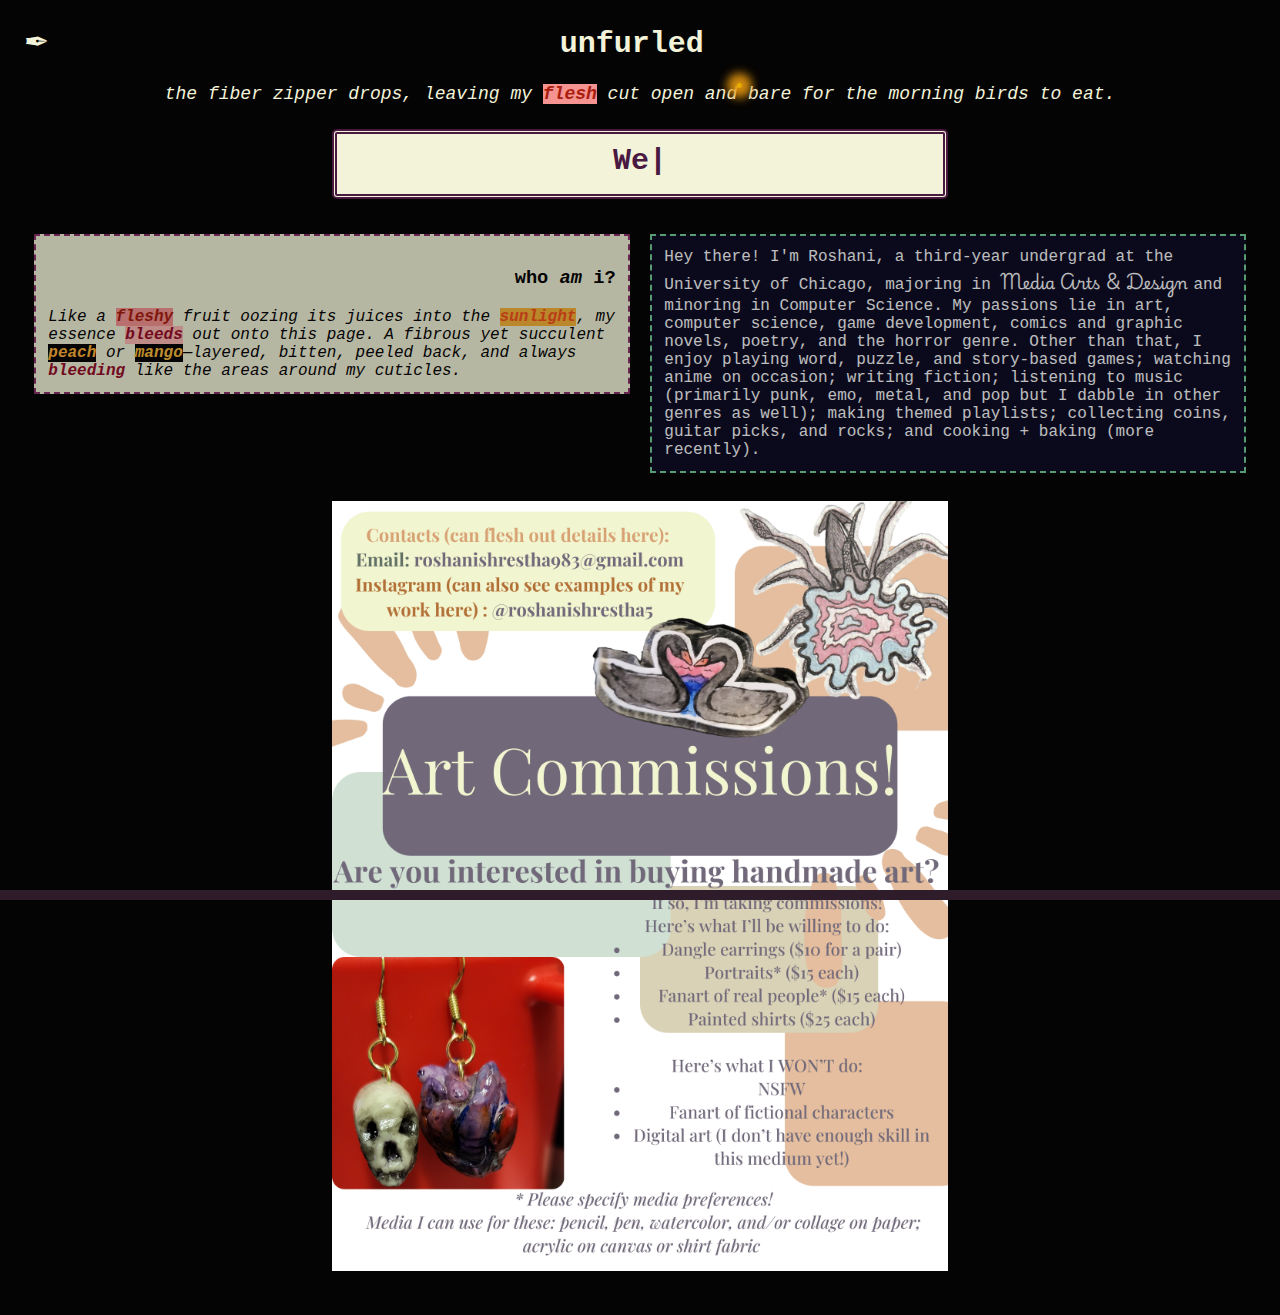
<file: index.html>
<!DOCTYPE html>
<html>
    <head>
        <meta name="viewport" content="width=device-width, initial-scale=1">
        <link rel="stylesheet" type="text/css" href="./general.css">
        <link href='https://fonts.googleapis.com/css?family=Playwrite PE' rel='stylesheet'>
        <script src="./general.js"></script>
    </head>
    <body id="Welcome Home" style="background-color: #050404; color: #F2F3D9; font-family: 'Courier New', Courier, monospace;" onload=typeTitle()>
        <div id="navbar" class="sidenav">
            <a href="#" class="active"><i class="fa-solid fa-house"></i> Home</a>
            <a href="./art.html"><i class="fa-solid fa-paintbrush"></i> Art</a>
            <a href="./poetry.html"><i class="fa-solid fa-pen-nib"></i> Poetry</a>
            <a href="./shortstories.html"><i class="fa-solid fa-pen-clip"></i> Short Stories</a>
            <a href="./pendulum.html"><i><i class="fa-solid fa-book-skull"></i> Pendulum</i></a>
        </div>
        <div id="main">
            <span id="0" style="font-size: 30px; cursor: pointer; display: inline;" onclick="opencloseNav()"><span id="sidebutton">&#10002;</span> <h1 style="display: inline;">unfurled</h1></span>
            <div class="firefly"></div>
            <div style="text-align: center;">
            <p style="font-size: large;"><i>the fiber zipper drops, leaving my 
                <span style="color: #AA1D0E; background-color: #F49390; font-weight: bolder;">flesh</span> 
                cut open and bare for the morning birds to eat. </i></p>
            </div>
            <h2 style="text-align: center;"><span id="title"></span><div class="blinkingCursor">|</div></h2>
            <div class="flex-container">
                <div style="background-color: #F2F3D9; color: #050404; border-color: #893168;">
                    <h3 style="text-align: right;">who <i>am</i> i?</h3>
                    <i>Like a 
                        <span style="color: #AA1D0E; background-color: #F49390; font-weight: bolder;">fleshy</span>
                        fruit oozing its juices into the 
                        <span style="color: #F6511D; background-color: #F7B538; font-weight: bolder;">sunlight</span>, my essence 
                        <span style="color: #970C28; background-color: #FCB9B2; font-weight: bolder;">bleeds</span>
                        out onto this page. A fibrous yet succulent 
                        <span style="color: #FFB238; background-color: #050404;font-weight: bolder;">peach</span>
                            or 
                            <span style="color: #FABC3C; background-color: #050404;font-weight: bolder;">mango</span>&mdash;layered, bitten, peeled back, and always 
                            <span style="color: #970C28; font-weight: bolder;">bleeding</span>
                            like the areas around my cuticles.</i>
                </div>
                <div style="background-color: rgb(from #F2F3D9 calc(255 - r) calc(255 - g) calc(255 - b)); color: rgb(from #050404 calc(255 - r) calc(255 - g) calc(255 - b)); border-color: rgb(from #893168 calc(255 - r) calc(255 - g) calc(255 - b));">
                    Hey there! I'm Roshani, a third-year undergrad at the University of Chicago, majoring in 
                        <span style="font-family: 'Playwrite PE';"> Media Arts & Design </span>
                            and minoring in 
                        <span style="font-family: 'Lucida Console', Monaco, monospace;">Computer Science</span>. 
                        My passions lie in art, computer science, game development, comics and graphic novels, poetry, and the horror genre. 
                        Other than that, I enjoy playing word, puzzle, and story-based games; watching anime on occasion; writing fiction; 
                        listening to music (primarily punk, emo, metal, and pop but I dabble in other genres as well); 
                        making themed playlists; collecting coins, guitar picks, and rocks; and cooking + baking (more recently). 
                </div>
            </div>
            &nbsp;<img src="./artcommissionsposter.png" alt="Art Commissions Poster" class="center" width="50%">&nbsp;&nbsp;
            <footer>
                <a href="https://www.instagram.com/roshanishrestha5/" target="_blank"><i class="fa-brands fa-instagram"></i></a>
                <a href="https://github.com/RoshaniS5" target="_blank"><i class="fa-brands fa-github"></i></a>
                <a href="https://roshanis.itch.io/" target="_blank"><i class="fa-brands fa-itch-io"></i></a>
                <!-- <a href="https://www.redbubble.com/people/zanyzombicorn/shop?anchor=profile&asc=u" target="_blank"><img src="./redbubble_icon.png" width="5px"></a> -->
                <a href="https://www.linkedin.com/in/roshani-shrestha-2ba99b1b1/" target="_blank"><i class="fa-brands fa-linkedin"></i></a>
                <a href="mailto:roshanishrestha983@gmail.com" target="_blank"><i class="fa-solid fa-envelope"></i></a>
            </footer>
        </div>
    </body>
</html>
</file>
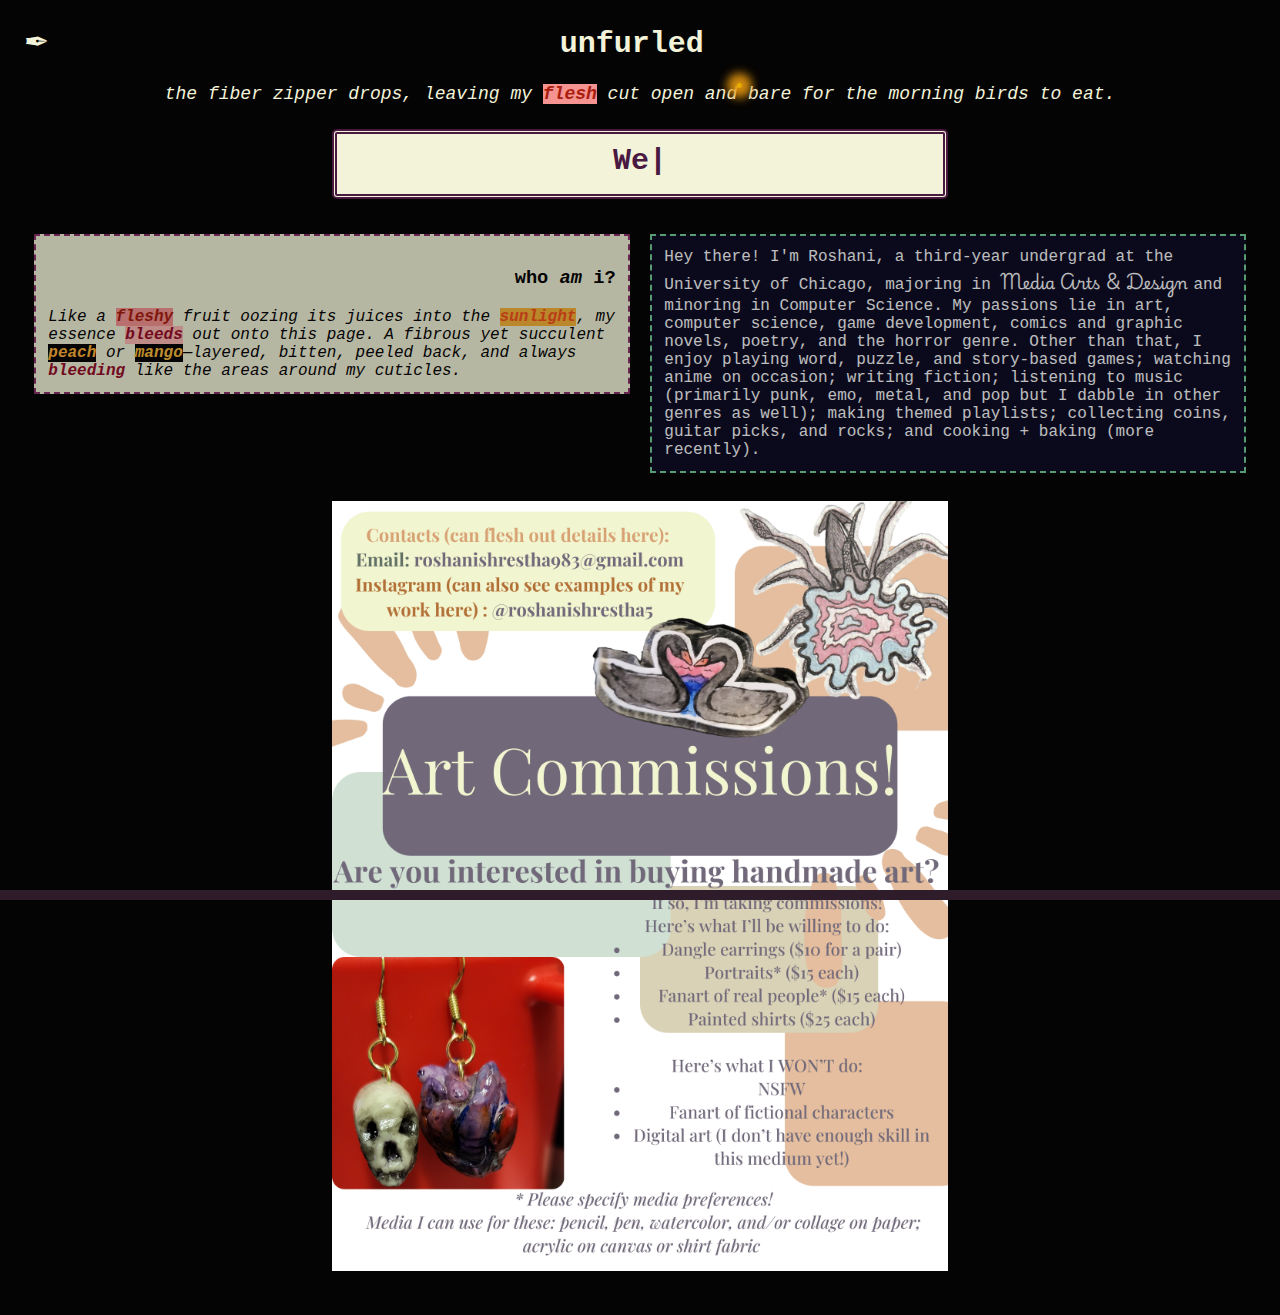
<file: home.html>
<!DOCTYPE html>
<html>
    <head>
        <meta name="viewport" content="width=device-width, initial-scale=1">
        <link rel="stylesheet" type="text/css" href="./general.css">
        <link href='https://fonts.googleapis.com/css?family=Playwrite PE' rel='stylesheet'>
        <script src="./general.js"></script>
    </head>
    <body id="Welcome Home" style="background-color: #050404; color: #F2F3D9; font-family: 'Courier New', Courier, monospace;" onload=typeTitle()>
        <div id="navbar" class="sidenav">
            <a href="#" class="active"><i class="fa-solid fa-house"></i> Home</a>
            <a href="./art.html"><i class="fa-solid fa-paintbrush"></i> Art</a>
            <a href="./poetry.html"><i class="fa-solid fa-pen-nib"></i> Poetry</a>
            <a href="./shortstories.html"><i class="fa-solid fa-pen-clip"></i> Short Stories</a>
            <a href="./pendulum.html"><i><i class="fa-solid fa-book-skull"></i> Pendulum</i></a>
        </div>
        <div id="main">
            <span id="0" style="font-size: 30px; cursor: pointer; display: inline;" onclick="opencloseNav()"><span id="sidebutton">&#10002;</span> <h1 style="display: inline;">unfurled</h1></span>
            <div class="firefly"></div>
            <div style="text-align: center;">
            <p style="font-size: large;"><i>the fiber zipper drops, leaving my 
                <span style="color: #AA1D0E; background-color: #F49390; font-weight: bolder;">flesh</span> 
                cut open and bare for the morning birds to eat. </i></p>
            </div>
            <h2 style="text-align: center;"><span id="title"></span><div class="blinkingCursor">|</div></h2>
            <div class="flex-container">
                <div style="background-color: #F2F3D9; color: #050404; border-color: #893168;">
                    <h3 style="text-align: right;">who <i>am</i> i?</h3>
                    <i>Like a 
                        <span style="color: #AA1D0E; background-color: #F49390; font-weight: bolder;">fleshy</span>
                        fruit oozing its juices into the 
                        <span style="color: #F6511D; background-color: #F7B538; font-weight: bolder;">sunlight</span>, my essence 
                        <span style="color: #970C28; background-color: #FCB9B2; font-weight: bolder;">bleeds</span>
                        out onto this page. A fibrous yet succulent 
                        <span style="color: #FFB238; background-color: #050404;font-weight: bolder;">peach</span>
                            or 
                            <span style="color: #FABC3C; background-color: #050404;font-weight: bolder;">mango</span>&mdash;layered, bitten, peeled back, and always 
                            <span style="color: #970C28; font-weight: bolder;">bleeding</span>
                            like the areas around my cuticles.</i>
                </div>
                <div style="background-color: rgb(from #F2F3D9 calc(255 - r) calc(255 - g) calc(255 - b)); color: rgb(from #050404 calc(255 - r) calc(255 - g) calc(255 - b)); border-color: rgb(from #893168 calc(255 - r) calc(255 - g) calc(255 - b));">
                    Hey there! I'm Roshani, a third-year undergrad at the University of Chicago, majoring in 
                        <span style="font-family: 'Playwrite PE';"> Media Arts & Design </span>
                            and minoring in 
                        <span style="font-family: 'Lucida Console', Monaco, monospace;">Computer Science</span>. 
                        My passions lie in art, computer science, game development, comics and graphic novels, poetry, and the horror genre. 
                        Other than that, I enjoy playing word, puzzle, and story-based games; watching anime on occasion; writing fiction; 
                        listening to music (primarily punk, emo, metal, and pop but I dabble in other genres as well); 
                        making themed playlists; collecting coins, guitar picks, and rocks; and cooking + baking (more recently). 
                </div>
            </div>
            &nbsp;<img src="./artcommissionsposter.png" alt="Art Commissions Poster" class="center" width="50%">&nbsp;&nbsp;
            <footer>
                <a href="https://www.instagram.com/roshanishrestha5/" target="_blank"><i class="fa-brands fa-instagram"></i></a>
                <a href="https://github.com/RoshaniS5" target="_blank"><i class="fa-brands fa-github"></i></a>
                <a href="https://www.linkedin.com/in/roshani-shrestha-2ba99b1b1/" target="_blank"><i class="fa-brands fa-linkedin"></i></a>
                <a href="mailto:roshanishrestha983@gmail.com" target="_blank"><i class="fa-solid fa-envelope"></i></a>
            </footer>
        </div>
    </body>
</html>
</file>
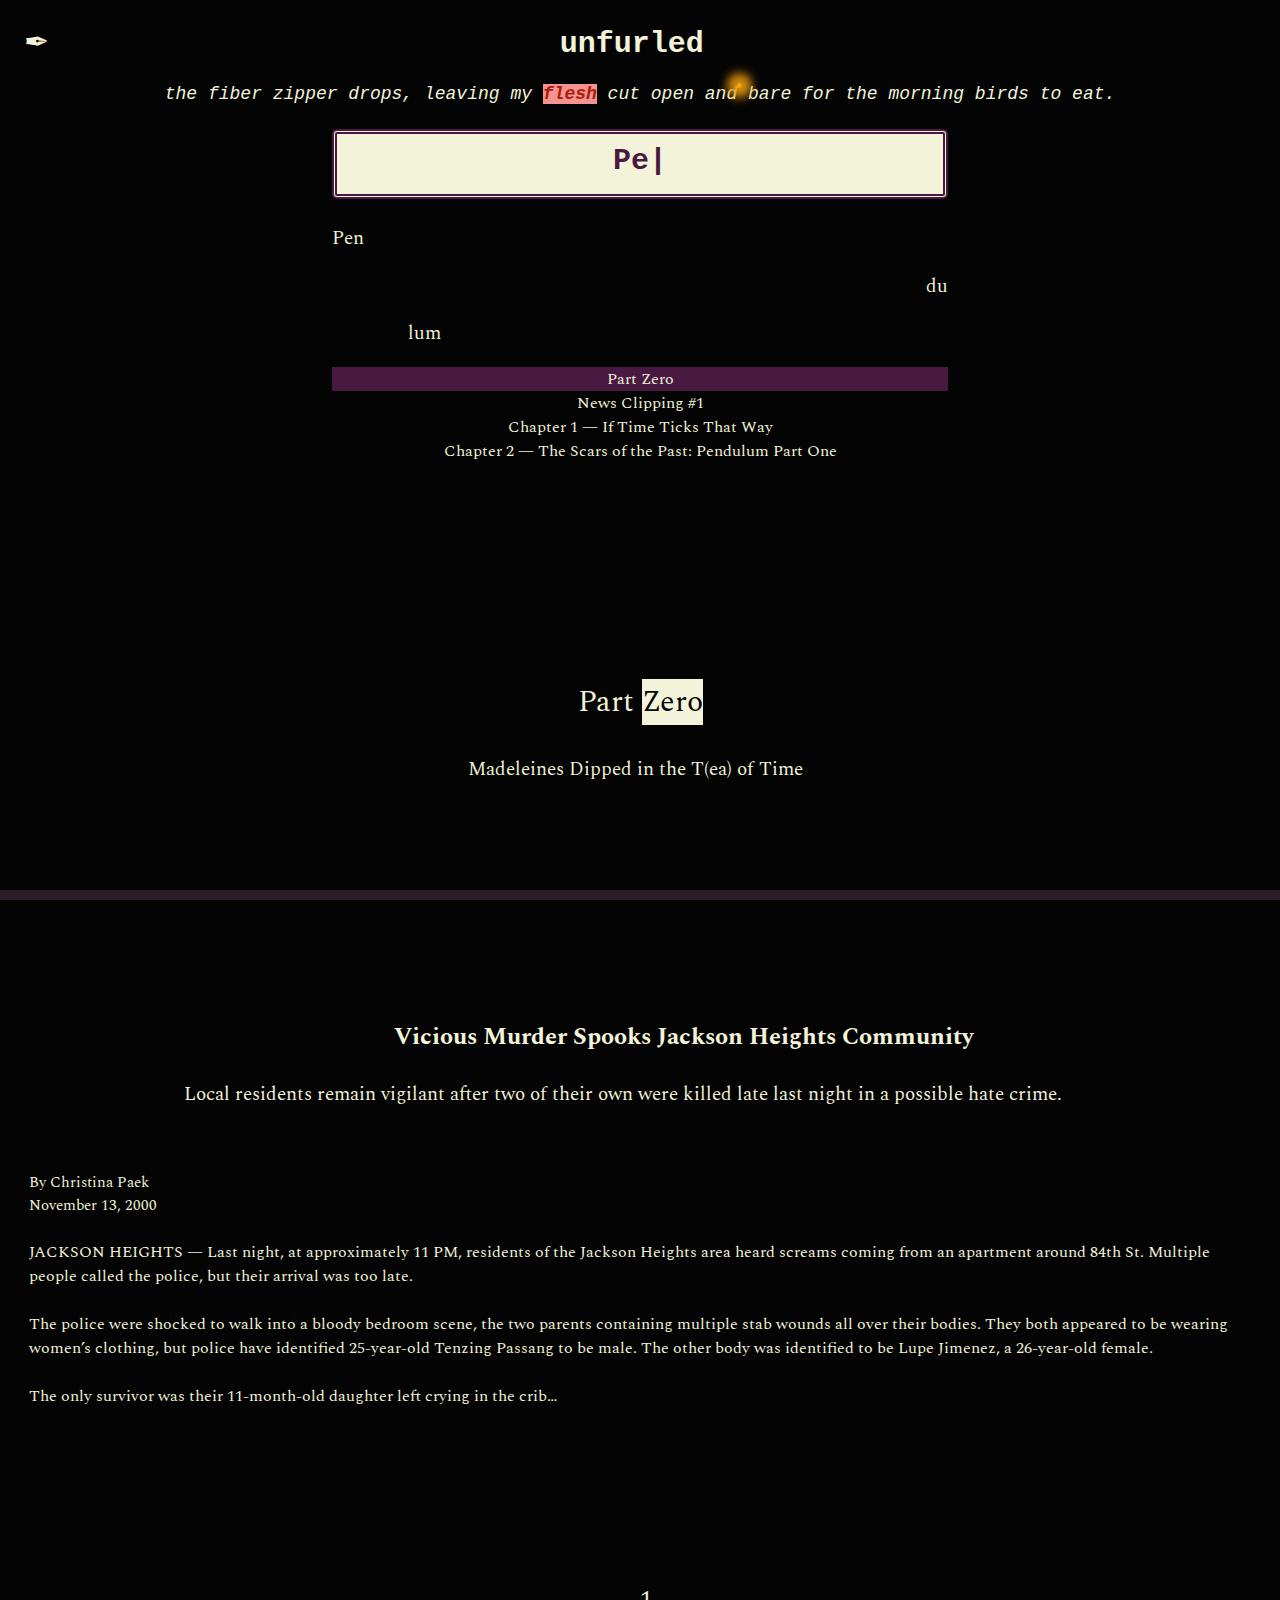
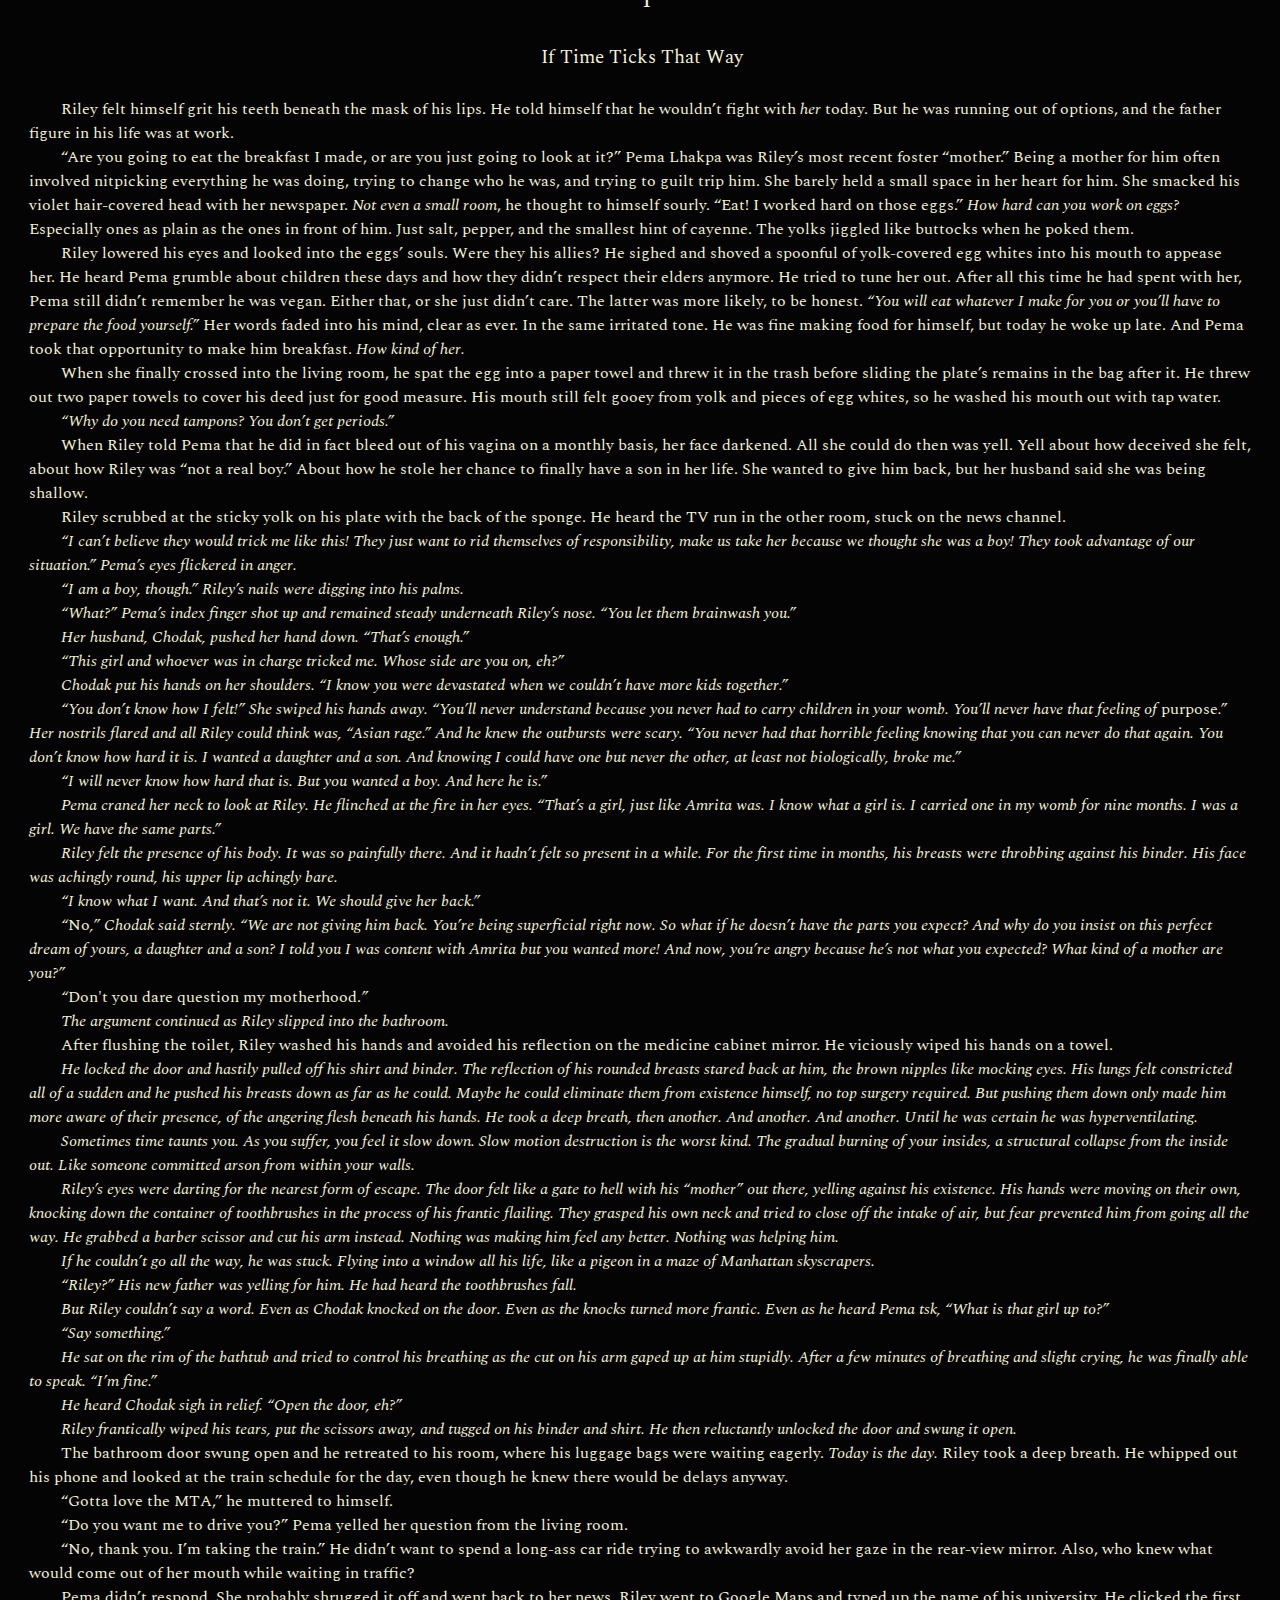
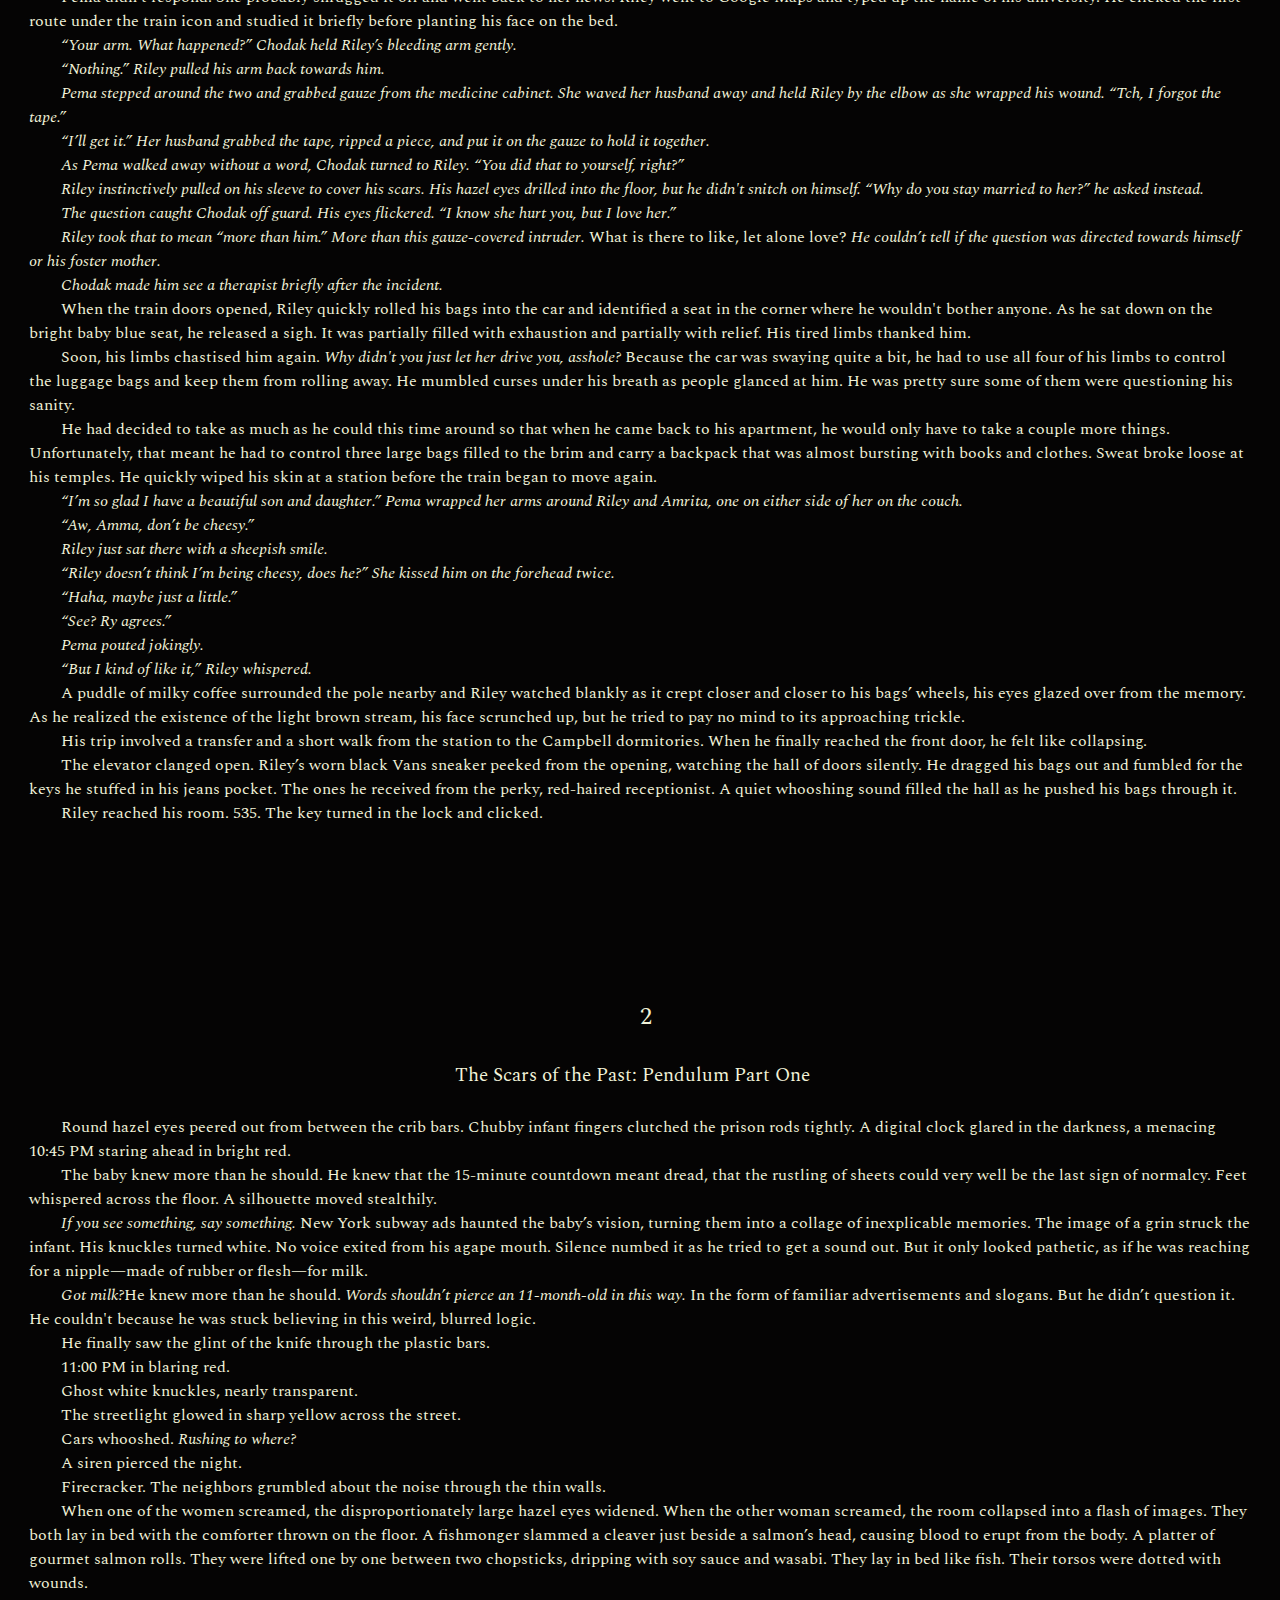
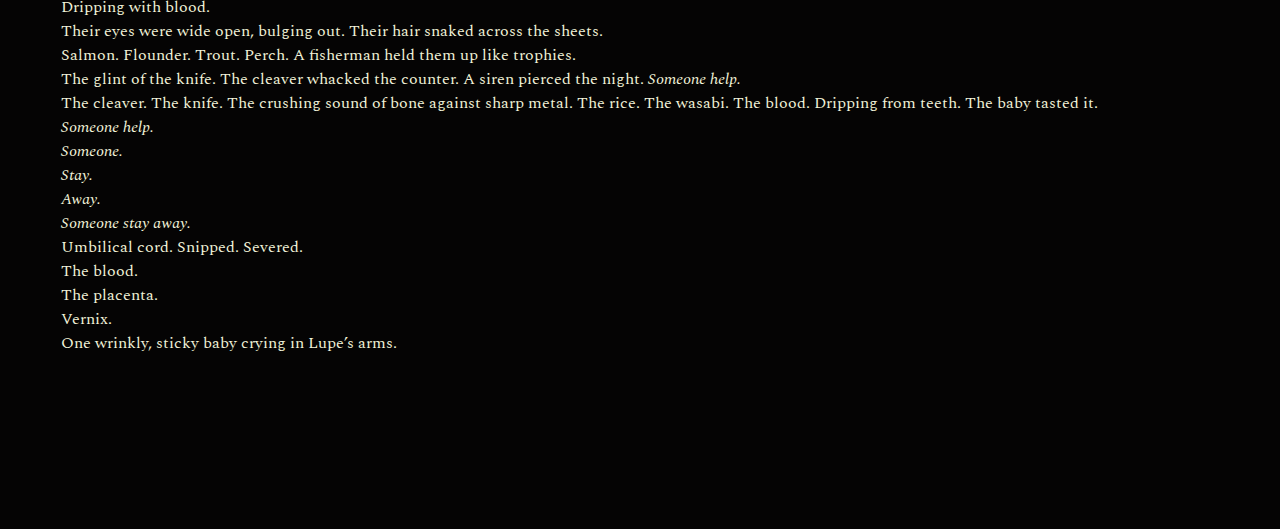
<file: pendulum.html>
<!DOCTYPE html>
<html>
    <head>
        <meta name="viewport" content="width=device-width, initial-scale=1">
        <link rel="stylesheet" type="text/css" href="./general.css">
        <link href='https://fonts.googleapis.com/css?family=Playwrite PE' rel='stylesheet'>
        <link rel="preconnect" href="https://fonts.googleapis.com">
        <link rel="preconnect" href="https://fonts.gstatic.com" crossorigin>
        <link href="https://fonts.googleapis.com/css2?family=Playwrite+HR+Lijeva:wght@100..400&family=Spectral:ital,wght@0,200;0,300;0,400;0,500;0,600;0,700;0,800;1,200;1,300;1,400;1,500;1,600;1,700;1,800&display=swap" rel="stylesheet">
        <script src="./general.js"></script>
    </head>
    <body id="Pendulum" style="background-color: #050404; color: #F2F3D9; font-family: 'Courier New', Courier, monospace;" onload=typeTitle()>
        <div id="navbar" class="sidenav">
            <a href="./index.html"><i class="fa-solid fa-house"></i> Home</a>
            <a href="./art.html"><i class="fa-solid fa-paintbrush"></i> Art</a>
            <a href="./poetry.html"><i class="fa-solid fa-pen-nib"></i> Poetry</a>
            <a href="./shortstories.html"><i class="fa-solid fa-pen-clip"></i> Short Stories</a>
            <a href="#" class="active"><i><i class="fa-solid fa-book-skull"></i> Pendulum</i></a>
        </div>
        <div id="main">
            <span id="0" style="font-size: 30px; cursor: pointer; display: inline;" onclick="opencloseNav()"><span id="sidebutton">&#10002;</span> <h1 style="display: inline;">unfurled</h1></span>
            <div class="firefly"></div>
            <div style="text-align: center;">
            <p style="font-size: large;"><i>the fiber zipper drops, leaving my 
                <span style="color: #AA1D0E; background-color: #F49390; font-weight: bolder;">flesh</span> 
                cut open and bare for the morning birds to eat. </i></p>
            </div>
            <h2 style="text-align: center;"><span id="title"></span><div class="blinkingCursor">|</div></h2>
            <h3 class="spectral-regular" style="text-align: left; margin-left: 25%;">Pen</h3>
            <h3 class="spectral-regular" style="text-align: right; margin-right: 25%;">du</h3>
            <h3 class="spectral-regular" style="text-align: left; margin-left: 25%;">&emsp;&emsp;&emsp;&emsp;lum</h3>

            <!-- Links to each part/chapter: -->
            <a href="#partzero" class="linktopiece">Part Zero</a>
            <a href="#news1" class="sublink">News Clipping #1</a>
            <a href="#chapter1" class="sublink">Chapter 1 — If Time Ticks That Way</a>
            <a href="#chapter2" class="sublink">Chapter 2 — The Scars of the Past: Pendulum Part One</a>

            <br><br><h3 id="partzero" class="spectral-regular" style="font-size: 30px; margin-left: 45%; padding-top: 150px; ">Part <span style="background-color: #F2F3D9; color: #050404;">Zero</span></h3>
            <h4 class="spectral-regular" style="font-size: 19px; margin-left: 36%; padding-bottom: 150px;">Madeleines Dipped in the T(ea) of Time</h4><br><br>

            <h3 id="news1" class="spectral-regular" style="margin-left: 30%; font-size: 24px;"><b>Vicious Murder Spooks Jackson Heights Community</b></h3>
            <h4 class="spectral-regular" style="font-size: 19px; margin-left: 13%;">Local residents remain vigilant after two of their own were killed late last night in a possible hate crime. </h4><br>
            <br><div class="spectral-regular" style="margin-left: 5px; font-size: 15px">
                By Christina Paek<br>
                November 13, 2000<br><br></div>
            <div class="chapter">
                JACKSON HEIGHTS — Last night, at approximately 11 PM, residents of the Jackson Heights area heard screams coming from an apartment around 84th St. Multiple people called the police, but their arrival was too late. <br><br>

                The police were shocked to walk into a bloody bedroom scene, the two parents containing multiple stab wounds all over their bodies. They both appeared to be wearing women’s clothing, but police have identified 25-year-old Tenzing Passang to be male. The other body was identified to be Lupe Jimenez, a 26-year-old female. <br><br>

                The only survivor was their 11-month-old daughter left crying in the crib…

            </div>

            <h3 id="chapter1" class="spectral-regular" style="margin-left: 50%; font-size: 24px;">1</h3>
            <h4 class="spectral-regular" style="margin-left: 42%; font-size: 19px;">If Time Ticks That Way</h4>
            <div class="chapter">
                &emsp;&emsp;Riley felt himself grit his teeth beneath the mask of his lips. He told himself that he wouldn’t fight with <i>her</i> today. 
                But he was running out of options, and the father figure in his life was at work.<br>
                &emsp;&emsp;“Are you going to eat the breakfast I made, or are you just going to look at it?” Pema Lhakpa was Riley’s most recent foster “mother.” Being a mother for him often involved nitpicking everything he was doing, trying to change who he was, and trying to guilt trip him. She barely held a small space in her heart for him. She smacked his violet hair-covered head with her newspaper. 
                <i>Not even a small room</i>, he thought to himself sourly. “Eat! I worked hard on those eggs.” <i>How hard can you work on eggs?</i> 
                Especially ones as plain as the ones in front of him. Just salt, pepper, and the smallest hint of cayenne. The yolks jiggled like buttocks when he poked them.<br>
                &emsp;&emsp;Riley lowered his eyes and looked into the eggs’ souls. Were they his allies? He sighed and shoved a spoonful of yolk-covered egg whites into his mouth to appease her. He heard Pema grumble about children these days and how they didn’t respect their elders anymore. He tried to tune her out. After all this time he had spent with her, Pema still didn’t remember he was vegan. Either that, or she just didn’t care. The latter was more likely, to be honest. 
                <i>“You will eat whatever I make for you or you’ll have to prepare the food yourself.”</i> 
                Her words faded into his mind, clear as ever. In the same irritated tone. He was fine making food for himself, but today he woke up late. And Pema took that opportunity to make him breakfast. 
                <i>How kind of her.</i><br>
                &emsp;&emsp;When she finally crossed into the living room, he spat the egg into a paper towel and threw it in the trash before sliding the plate’s remains in the bag after it. He threw out two paper towels to cover his deed just for good measure. His mouth still felt gooey from yolk and pieces of egg whites, so he washed his mouth out with tap water.<br>
                &emsp;&emsp;<i>“Why do you need tampons? You don’t get periods.”</i><br>
                &emsp;&emsp;When Riley told Pema that he did in fact bleed out of his vagina on a monthly basis, her face darkened. All she could do then was yell. Yell about how deceived she felt, about how Riley was “not a real boy.” About how he stole her chance to finally have a son in her life. She wanted to give him back, but her husband said she was being shallow.<br>
                &emsp;&emsp;Riley scrubbed at the sticky yolk on his plate with the back of the sponge. He heard the TV run in the other room, stuck on the news channel. <br>
                <i>
                    &emsp;&emsp;“I can’t believe they would trick me like this! They just want to rid themselves of responsibility, make us take her because we thought she was a boy! They took advantage of our situation.” Pema’s eyes flickered in anger.<br>
                    &emsp;&emsp;“I am a boy, though.” Riley’s nails were digging into his palms.<br>
                    &emsp;&emsp;“What?” Pema’s index finger shot up and remained steady underneath Riley’s nose. “You let them brainwash you.”<br>
                    &emsp;&emsp;Her husband, Chodak, pushed her hand down. “That’s enough.”<br>
                    &emsp;&emsp;“This girl and whoever was in charge tricked me. Whose side are you on, eh?”<br>
                    &emsp;&emsp;Chodak put his hands on her shoulders. “I know you were devastated when we couldn’t have more kids together.”<br>
                    &emsp;&emsp;“You don’t know how I felt!” She swiped his hands away. “You’ll never understand because you never had to carry children in your womb. You’ll never have that feeling of </i>purpose<i>.” Her nostrils flared and all Riley could think was, “Asian rage.” And he knew the outbursts were scary. “You never had that horrible feeling knowing that you can never do that again. You don’t know how hard it is. I wanted a daughter and a son. And knowing I could have one but never the other, at least not biologically, broke me.”<br>
                    &emsp;&emsp;“I will never know how hard that is. But you wanted a boy. And here he is.”<br>
                    &emsp;&emsp;Pema craned her neck to look at Riley. He flinched at the fire in her eyes. “That’s a girl, just like Amrita was. I know what a girl is. I carried one in my womb for nine months. I was a girl. We have the same parts.”<br>
                    &emsp;&emsp;Riley felt the presence of his body. It was so painfully there. And it hadn’t felt so present in a while. For the first time in months, his breasts were throbbing against his binder. His face was achingly round, his upper lip achingly bare.<br>
                    &emsp;&emsp;“I know what I want. And that’s not it. We should give her back.”<br>
                    &emsp;&emsp;“</i>No<i>,” Chodak said sternly. “We are not giving him back. You’re being superficial right now. So what if he doesn’t have the parts you expect? And why do you insist on this perfect dream of yours, a daughter and a son? I told you I was content with Amrita but you wanted more! And now, you’re angry because he’s not what you expected? What kind of a mother are you?”<br>
                    &emsp;&emsp;“</i>Don't you dare question my motherhood.<i>”<br>
                    &emsp;&emsp;The argument continued as Riley slipped into the bathroom.<br>
                </i>
                &emsp;&emsp;After flushing the toilet, Riley washed his hands and avoided his reflection on the medicine cabinet mirror. He viciously wiped his hands on a towel.<br>
                <i>
                    &emsp;&emsp;He locked the door and hastily pulled off his shirt and binder. The reflection of his rounded breasts stared back at him, the brown nipples like mocking eyes. His lungs felt constricted all of a sudden and he pushed his breasts down as far as he could. Maybe he could eliminate them from existence himself, no top surgery required. But pushing them down only made him more aware of their presence, of the angering flesh beneath his hands. He took a deep breath, then another. And another. And another. Until he was certain he was hyperventilating.<br>
                    &emsp;&emsp;Sometimes time taunts you. As you suffer, you feel it slow down. Slow motion destruction is the worst kind. The gradual burning of your insides, a structural collapse from the inside out. Like someone committed arson from within your walls.<br>
                    &emsp;&emsp;Riley’s eyes were darting for the nearest form of escape. The door felt like a gate to hell with his “mother” out there, yelling against his existence. His hands were moving on their own, knocking down the container of toothbrushes in the process of his frantic flailing. They grasped his own neck and tried to close off the intake of air, but fear prevented him from going all the way. He grabbed a barber scissor and cut his arm instead. Nothing was making him feel any better. Nothing was helping him.<br>
                    &emsp;&emsp;If he couldn’t go all the way, he was stuck. Flying into a window all his life, like a pigeon in a maze of Manhattan skyscrapers.<br>
                    &emsp;&emsp;“Riley?” His new father was yelling for him. He had heard the toothbrushes fall.<br>
                    &emsp;&emsp;But Riley couldn’t say a word. Even as Chodak knocked on the door. Even as the knocks turned more frantic. Even as he heard Pema tsk, “What is that girl up to?”<br>
                    &emsp;&emsp;“Say something.”<br>
                    &emsp;&emsp;He sat on the rim of the bathtub and tried to control his breathing as the cut on his arm gaped up at him stupidly. After a few minutes of breathing and slight crying, he was finally able to speak. “I’m fine.”<br>
                    &emsp;&emsp;He heard Chodak sigh in relief. “Open the door, eh?”<br>
                    &emsp;&emsp;Riley frantically wiped his tears, put the scissors away, and tugged on his binder and shirt. He then reluctantly unlocked the door and swung it open.<br>
                </i>
                &emsp;&emsp;The bathroom door swung open and he retreated to his room, where his luggage bags were waiting eagerly. 
                <i>Today is the day.</i> Riley took a deep breath. He whipped out his phone and looked at the train schedule for the day, even though he knew there would be delays anyway.<br>
                &emsp;&emsp;“Gotta love the MTA,” he muttered to himself. <br>
                &emsp;&emsp;“Do you want me to drive you?” Pema yelled her question from the living room.<br>
                &emsp;&emsp;“No, thank you. I’m taking the train.” He didn’t want to spend a long-ass car ride trying to awkwardly avoid her gaze in the rear-view mirror. Also, who knew what would come out of her mouth while waiting in traffic?<br>
                &emsp;&emsp;Pema didn’t respond. She probably shrugged it off and went back to her news. Riley went to Google Maps and typed up the name of his university. He clicked the first route under the train icon and studied it briefly before planting his face on the bed.<br>
                <i>
                    &emsp;&emsp;“Your arm. What happened?” Chodak held Riley’s bleeding arm gently.<br>
                    &emsp;&emsp;“Nothing.” Riley pulled his arm back towards him.<br>
                    &emsp;&emsp;Pema stepped around the two and grabbed gauze from the medicine cabinet. She waved her husband away and held Riley by the elbow as she wrapped his wound. “Tch, I forgot the tape.”<br>
                    &emsp;&emsp;“I’ll get it.” Her husband grabbed the tape, ripped a piece, and put it on the gauze to hold it together.<br>
                    &emsp;&emsp;As Pema walked away without a word, Chodak turned to Riley. “You did that to yourself, right?”<br>
                    &emsp;&emsp;Riley instinctively pulled on his sleeve to cover his scars. His hazel eyes drilled into the floor, but he didn't snitch on himself. “Why do you stay married to her?” he asked instead.<br>
                    &emsp;&emsp;The question caught Chodak off guard. His eyes flickered. “I know she hurt you, but I love her.”<br>
                    &emsp;&emsp;Riley took that to mean “more than him.” More than this gauze-covered intruder. 
                    </i>What is there to like, let alone love? <i>
                        He couldn’t tell if the question was directed towards himself or his foster mother.<br>
                    &emsp;&emsp;Chodak made him see a therapist briefly after the incident.<br>
                </i>
                &emsp;&emsp;When the train doors opened, Riley quickly rolled his bags into the car and identified a seat in the corner where he wouldn't bother anyone. As he sat down on the bright baby blue seat, he released a sigh. It was partially filled with exhaustion and partially with relief. His tired limbs thanked him. <br>
                &emsp;&emsp;Soon, his limbs chastised him again. 
                <i>Why didn't you just let her drive you, asshole?</i> 
                Because the car was swaying quite a bit, he had to use all four of his limbs to control the luggage bags and keep them from rolling away. He mumbled curses under his breath as people glanced at him. He was pretty sure some of them were questioning his sanity.<br>
                &emsp;&emsp;He had decided to take as much as he could this time around so that when he came back to his apartment, he would only have to take a couple more things. Unfortunately, that meant he had to control three large bags filled to the brim and carry a backpack that was almost bursting with books and clothes. Sweat broke loose at his temples. He quickly wiped his skin at a station before the train began to move again.<br>
                <i>
                    &emsp;&emsp;“I’m so glad I have a beautiful son and daughter.” Pema wrapped her arms around Riley and Amrita, one on either side of her on the couch.<br>
                    &emsp;&emsp;“Aw, Amma, don’t be cheesy.”<br>
                    &emsp;&emsp;Riley just sat there with a sheepish smile.<br>
                    &emsp;&emsp;“Riley doesn’t think I’m being cheesy, does he?” She kissed him on the forehead twice.<br>
                    &emsp;&emsp;“Haha, maybe just a little.”<br>
                    &emsp;&emsp;“See? Ry agrees.”<br>
                    &emsp;&emsp;Pema pouted jokingly.<br>
                    &emsp;&emsp;“But I kind of like it,” Riley whispered.<br>
                </i>
                &emsp;&emsp;A puddle of milky coffee surrounded the pole nearby and Riley watched blankly as it crept closer and closer to his bags’ wheels, his eyes glazed over from the memory. As he realized the existence of the light brown stream, his face scrunched up, but he tried to pay no mind to its approaching trickle.<br>
                &emsp;&emsp;His trip involved a transfer and a short walk from the station to the Campbell dormitories. When he finally reached the front door, he felt like collapsing.<br>
                &emsp;&emsp;The elevator clanged open. Riley’s worn black Vans sneaker peeked from the opening, watching the hall of doors silently. He dragged his bags out and fumbled for the keys he stuffed in his jeans pocket. The ones he received from the perky, red-haired receptionist. A quiet whooshing sound filled the hall as he pushed his bags through it. <br>
                &emsp;&emsp;Riley reached his room. 535. The key turned in the lock and clicked.<br>
            </div>

            <h3 id="chapter2" class="spectral-regular" style="margin-left: 50%; font-size: 24px;">2</h3>
            <h4 class="spectral-regular" style="margin-left: 35%; font-size: 19px;">The Scars of the Past: Pendulum Part One</h4>
            <div class="chapter">
                &emsp;&emsp;Round hazel eyes peered out from between the crib bars. Chubby infant fingers clutched the prison rods tightly. A digital clock glared in the darkness, a menacing 10:45 PM staring ahead in bright red.<br>
                &emsp;&emsp;The baby knew more than he should. He knew that the 15-minute countdown meant dread, that the rustling of sheets could very well be the last sign of normalcy. Feet whispered across the floor. A silhouette moved stealthily.<br>
                &emsp;&emsp;<i>If you see something, say something.</i> 
                New York subway ads haunted the baby’s vision, turning them into a collage of inexplicable memories. The image of a grin struck the infant. His knuckles turned white. No voice exited from his agape mouth. Silence numbed it as he tried to get a sound out. But it only looked pathetic, as if he was reaching for a nipple—made of rubber or flesh—for milk.<br>
                &emsp;&emsp;<i>Got milk?</i>He knew more than he should. 
                <i>Words shouldn’t pierce an 11-month-old in this way. </i>In the form of familiar advertisements and slogans. But he didn’t question it. He couldn't because he was stuck believing in this weird, blurred logic.<br>
                &emsp;&emsp;He finally saw the glint of the knife through the plastic bars. <br>
                &emsp;&emsp;11:00 PM in blaring red. <br>
                &emsp;&emsp;Ghost white knuckles, nearly transparent.<br>
                &emsp;&emsp;The streetlight glowed in sharp yellow across the street.<br>
                &emsp;&emsp;Cars whooshed. <i>Rushing to where?</i> <br>
                &emsp;&emsp;A siren pierced the night.<br>
                &emsp;&emsp;Firecracker. The neighbors grumbled about the noise through the thin walls.<br>
                &emsp;&emsp;When one of the women screamed, the disproportionately large hazel eyes widened. When the other woman screamed, the room collapsed into a flash of images. They both lay in bed with the comforter thrown on the floor. A fishmonger slammed a cleaver just beside a salmon’s head, causing blood to erupt from the body. A platter of gourmet salmon rolls. They were lifted one by one between two chopsticks, dripping with soy sauce and wasabi. They lay in bed like fish. Their torsos were dotted with wounds.<br>
                &emsp;&emsp;Dripping with blood.<br>
                &emsp;&emsp;Their eyes were wide open, bulging out. Their hair snaked across the sheets.<br>
                &emsp;&emsp;Salmon. Flounder. Trout. Perch. A fisherman held them up like trophies.<br>
                &emsp;&emsp;The glint of the knife. The cleaver whacked the counter. A siren pierced the night. 
                <i>Someone help.</i><br>
                &emsp;&emsp;The cleaver. The knife. The crushing sound of bone against sharp metal. The rice. The wasabi. The blood. Dripping from teeth. The baby tasted it.<br>
                &emsp;&emsp;<i>Someone help.</i><br>
                &emsp;&emsp;<i>Someone.</i><br>
                &emsp;&emsp;<i>Stay.</i><br>
                &emsp;&emsp;<i>Away.</i><br>
                &emsp;&emsp;<i>Someone stay away.</i><br>
                &emsp;&emsp;Umbilical cord. Snipped. Severed.<br>
                &emsp;&emsp;The blood. <br>
                &emsp;&emsp;The placenta.<br>
                &emsp;&emsp;Vernix.<br>
                &emsp;&emsp;One wrinkly, sticky baby crying in Lupe’s arms.<br>
            </div>

            <footer>
                <a href="https://www.instagram.com/roshanishrestha5/" target="_blank"><i class="fa-brands fa-instagram"></i></a>
                <a href="https://github.com/RoshaniS5" target="_blank"><i class="fa-brands fa-github"></i></a>
                <a href="https://roshanis.itch.io/" target="_blank"><i class="fa-brands fa-itch-io"></i></a>
                <!-- <a href="https://www.redbubble.com/people/zanyzombicorn/shop?anchor=profile&asc=u" target="_blank"><img src="./redbubble_icon.png" width="5px"></a> -->
                <a href="https://www.linkedin.com/in/roshani-shrestha-2ba99b1b1/" target="_blank"><i class="fa-brands fa-linkedin"></i></a>
                <a href="mailto:roshanishrestha983@gmail.com" target="_blank"><i class="fa-solid fa-envelope"></i></a>
            </footer>
        </div>
    </body>
</html>
</file>
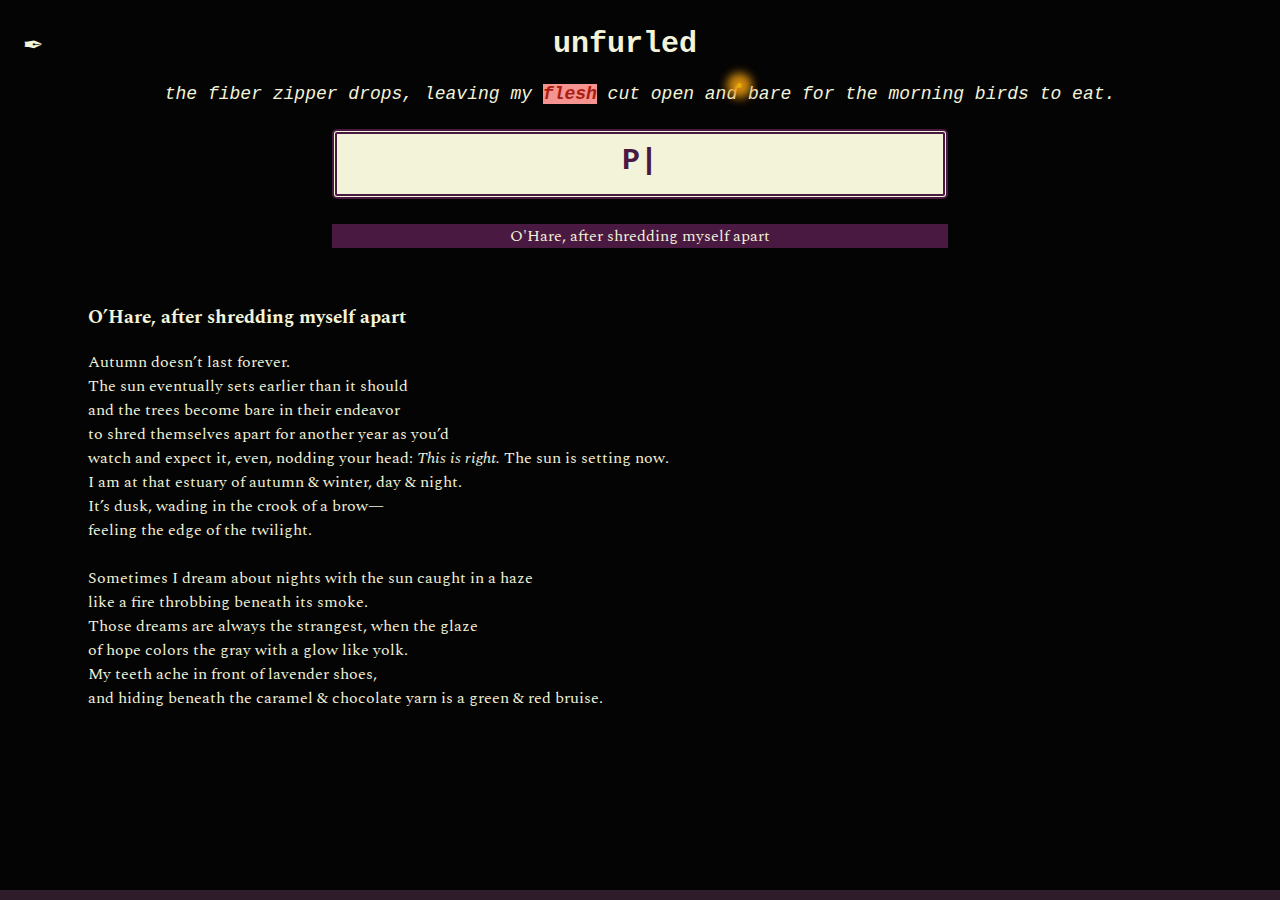
<file: poetry.html>
<!DOCTYPE html>
<html>
    <head>
        <meta name="viewport" content="width=device-width, initial-scale=1">
        <link rel="stylesheet" type="text/css" href="./general.css">
        <link href='https://fonts.googleapis.com/css?family=Playwrite PE' rel='stylesheet'>
        <link rel="preconnect" href="https://fonts.googleapis.com">
        <link rel="preconnect" href="https://fonts.gstatic.com" crossorigin>
        <link href="https://fonts.googleapis.com/css2?family=Playwrite+HR+Lijeva:wght@100..400&family=Spectral:ital,wght@0,200;0,300;0,400;0,500;0,600;0,700;0,800;1,200;1,300;1,400;1,500;1,600;1,700;1,800&display=swap" rel="stylesheet">
        <script src="./general.js"></script>
    </head>
    <body id="Poetry" style="background-color: #050404; color: #F2F3D9; font-family: 'Courier New', Courier, monospace;" onload=typeTitle()>
        <div id="navbar" class="sidenav">
            <a href="./index.html"><i class="fa-solid fa-house"></i> Home</a>
            <a href="./art.html"><i class="fa-solid fa-paintbrush"></i> Art</a>
            <a href="#" class="active"><i class="fa-solid fa-pen-nib"></i> Poetry</a>
            <a href="./shortstories.html"><i class="fa-solid fa-pen-clip"></i> Short Stories</a>
            <a href="./pendulum.html"><i><i class="fa-solid fa-book-skull"></i> Pendulum</i></a>
        </div>
        <div id="main">
            <span id="0" style="font-size: 30px; cursor: pointer; display: inline;" onclick="opencloseNav()"><span id="sidebutton">&#10002;</span> <h1 style="display: inline;">unfurled</h1></span>
            <div class="firefly"></div>
            <div style="text-align: center;">
            <p style="font-size: large;"><i>the fiber zipper drops, leaving my 
                <span style="color: #AA1D0E; background-color: #F49390; font-weight: bolder;">flesh</span> 
                cut open and bare for the morning birds to eat. </i></p>
            </div>
            <h2 style="text-align: center;"><span id="title"></span><div class="blinkingCursor">|</div></h2>
            <!-- Links to each poem: -->
            <a href="#O'Hare" class="linktopiece">O'Hare, after shredding myself apart</a><br><br>

            <span class="poem">
            <h3 id="O'Hare">O’Hare, after shredding myself apart</h3>
            Autumn doesn’t last forever.<br>
            The sun eventually sets earlier than it should<br>
            and the trees become bare in their endeavor<br>
            to shred themselves apart for another year as you’d<br>
            watch and expect it, even, nodding your head: <i>This is right.</i> The sun is setting now.<br>
            I am at that estuary of autumn & winter, day & night.<br>
            It’s dusk, wading in the crook of a brow—<br>
            feeling the edge of the twilight.<br><br>

            Sometimes I dream about nights with the sun caught in a haze<br>
            like a fire throbbing beneath its smoke.<br>
            Those dreams are always the strangest, when the glaze<br>
            of hope colors the gray with a glow like yolk.<br>
            My teeth ache in front of lavender shoes,<br>
            and hiding beneath the caramel & chocolate yarn is a green & red bruise.<br><br>
            </span>
            <footer>
                <a href="https://www.instagram.com/roshanishrestha5/" target="_blank"><i class="fa-brands fa-instagram"></i></a>
                <a href="https://github.com/RoshaniS5" target="_blank"><i class="fa-brands fa-github"></i></a>
                <a href="https://roshanis.itch.io/" target="_blank"><i class="fa-brands fa-itch-io"></i></a>
                <!-- <a href="https://www.redbubble.com/people/zanyzombicorn/shop?anchor=profile&asc=u" target="_blank"><img src="./redbubble_icon.png" width="5px"></a> -->
                <a href="https://www.linkedin.com/in/roshani-shrestha-2ba99b1b1/" target="_blank"><i class="fa-brands fa-linkedin"></i></a>
                <a href="mailto:roshanishrestha983@gmail.com" target="_blank"><i class="fa-solid fa-envelope"></i></a>
            </footer>
        </div>
    </body>
</html>
</file>
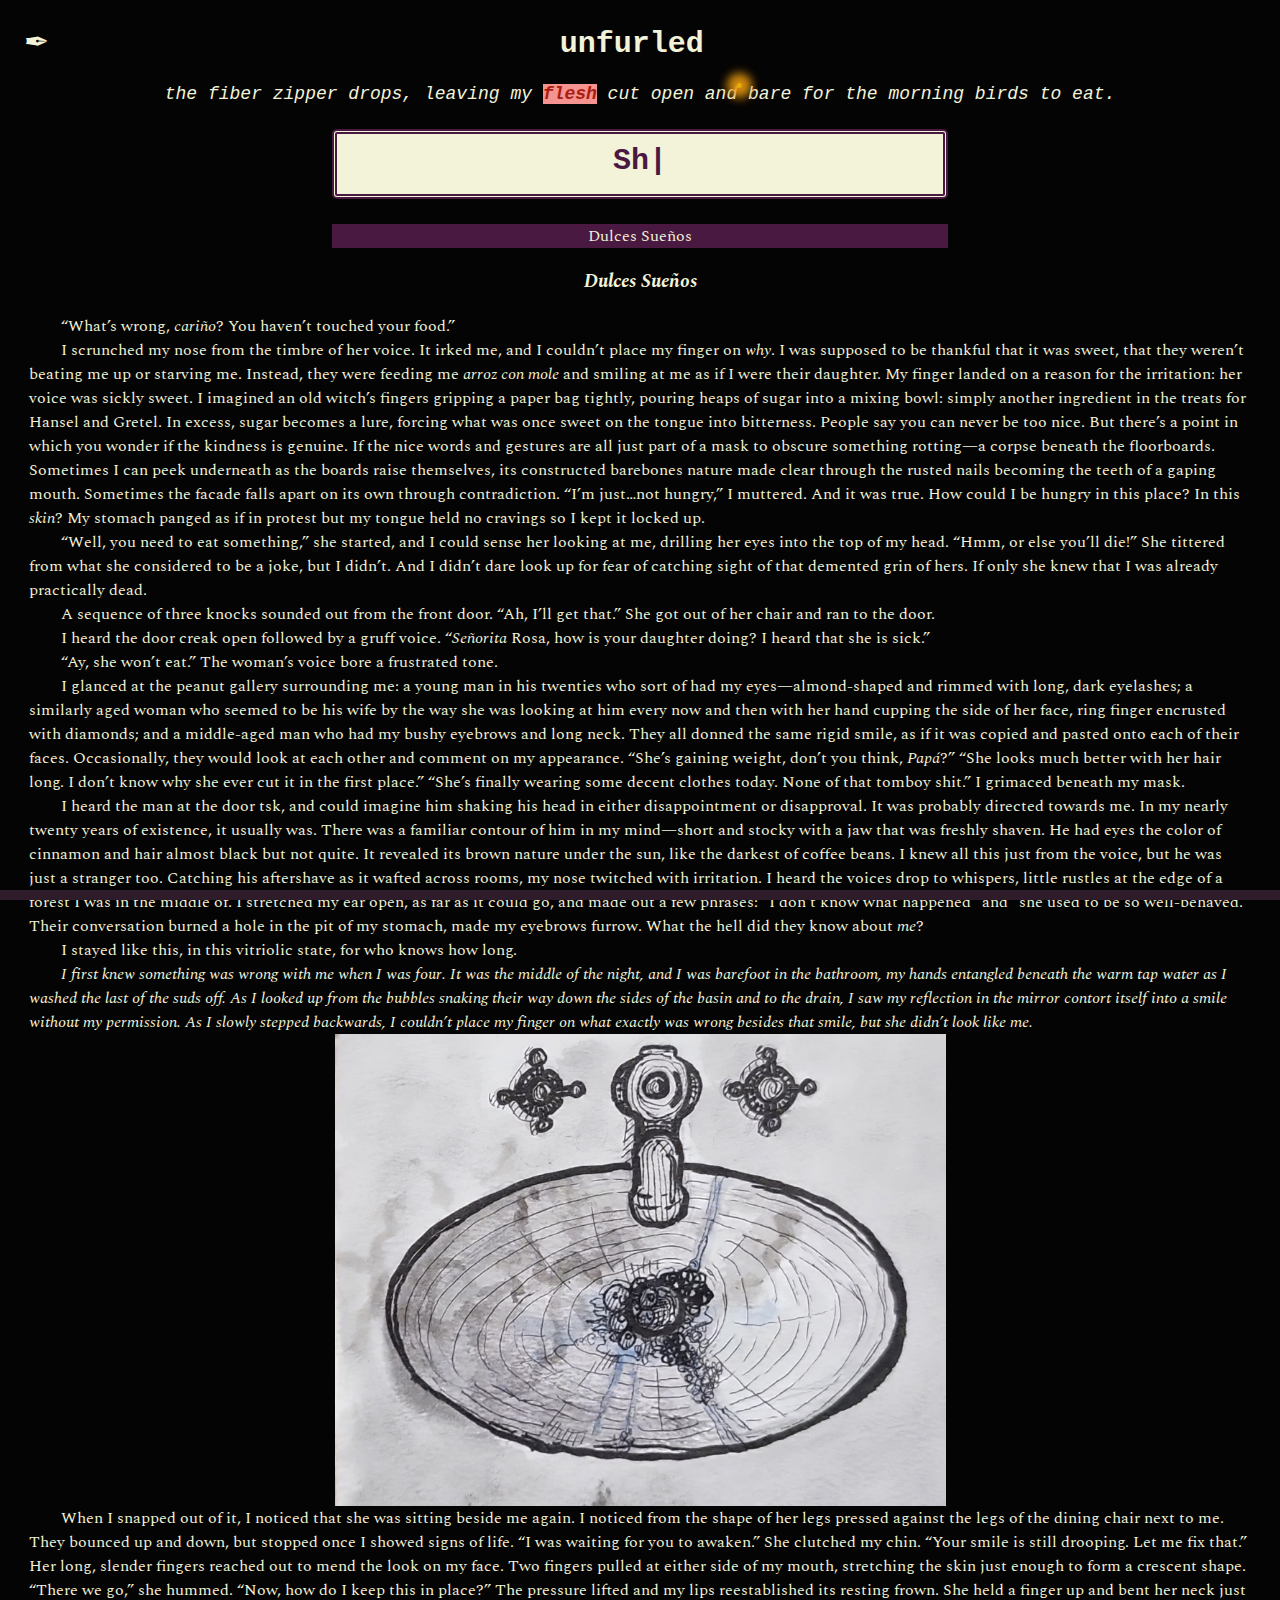
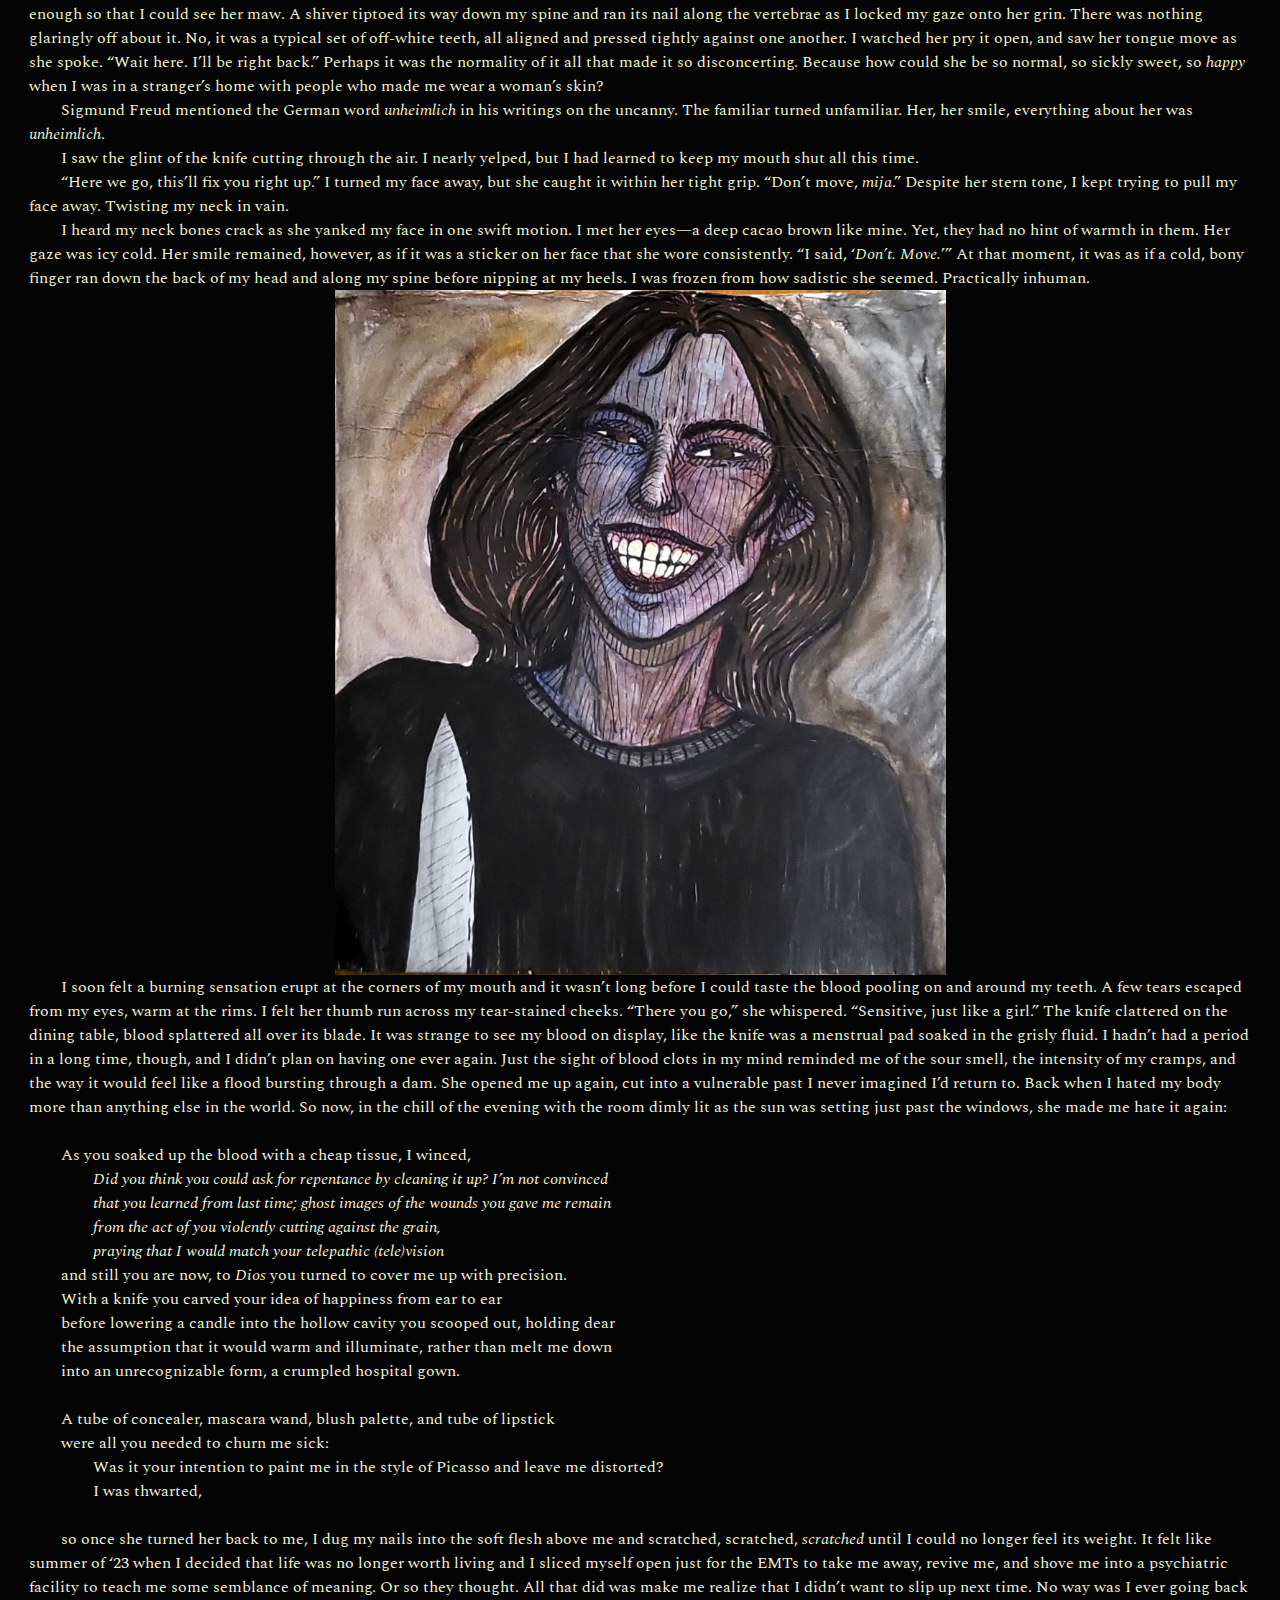
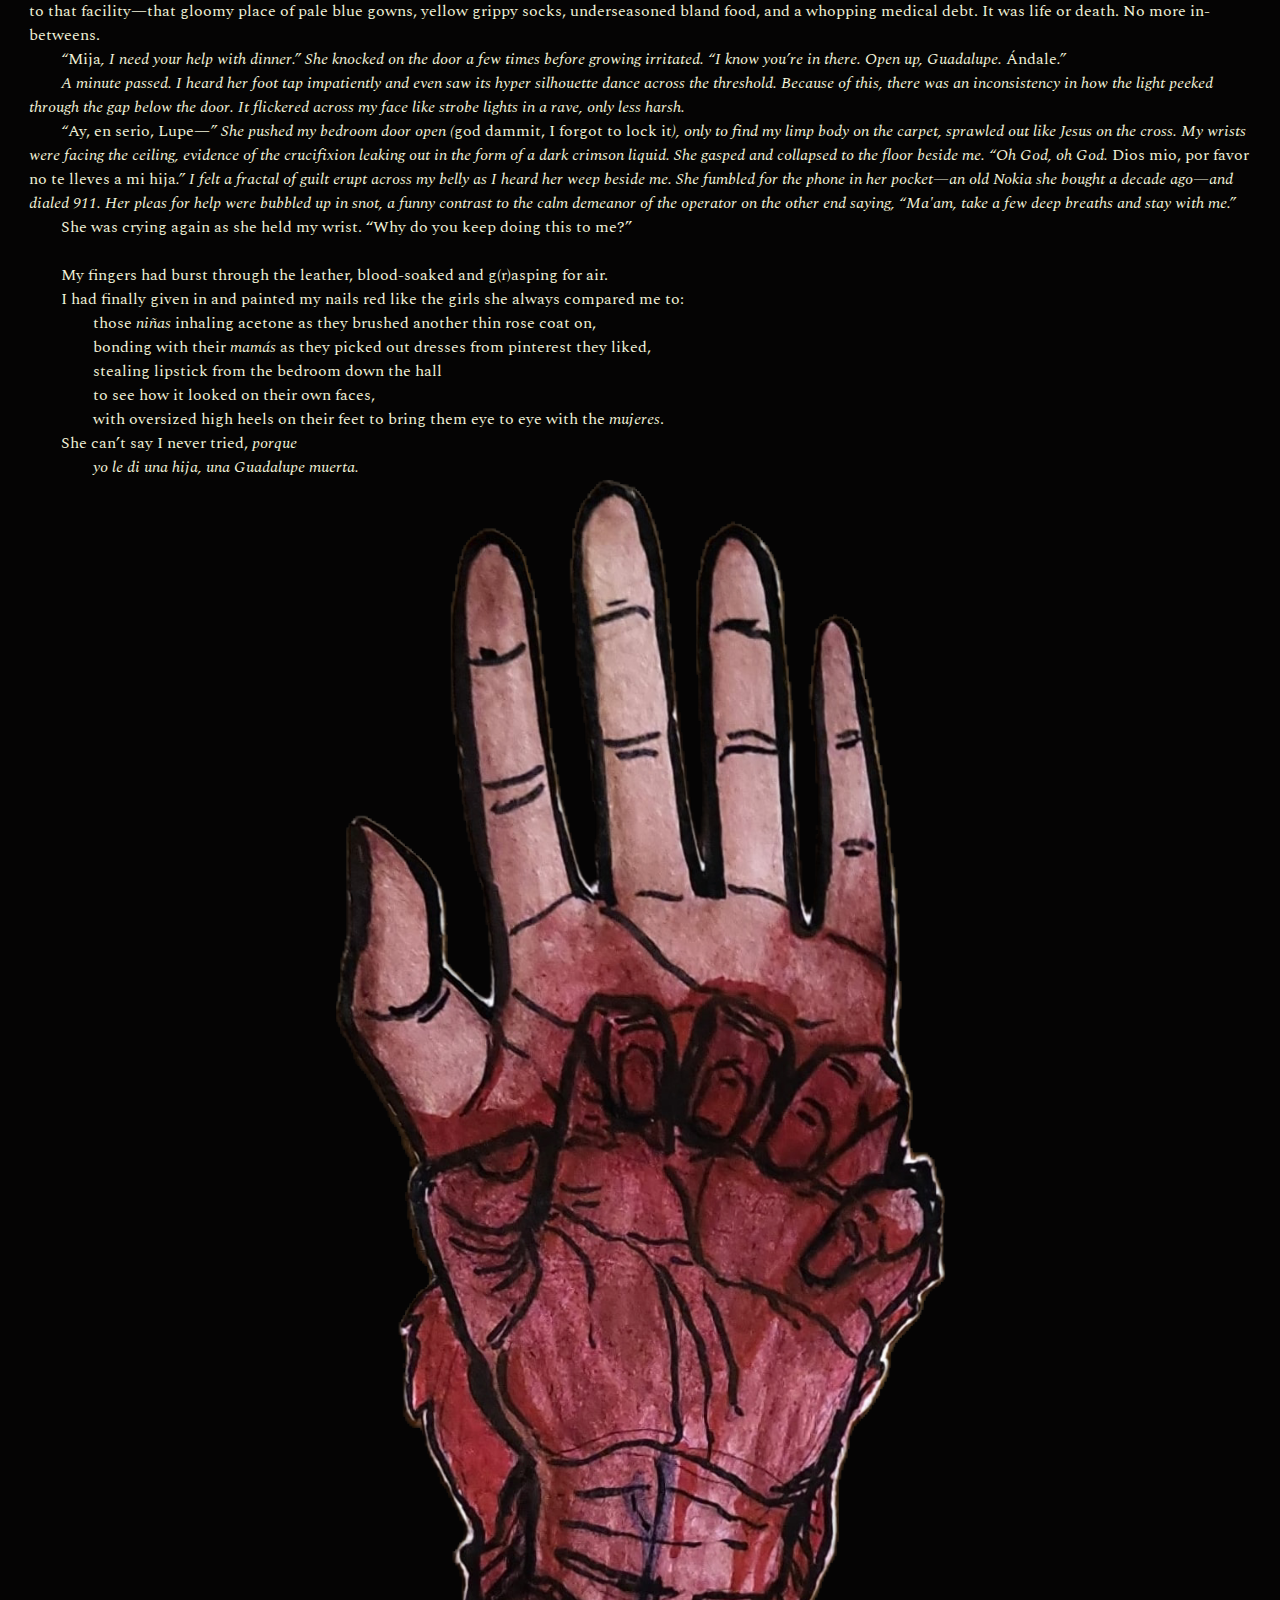
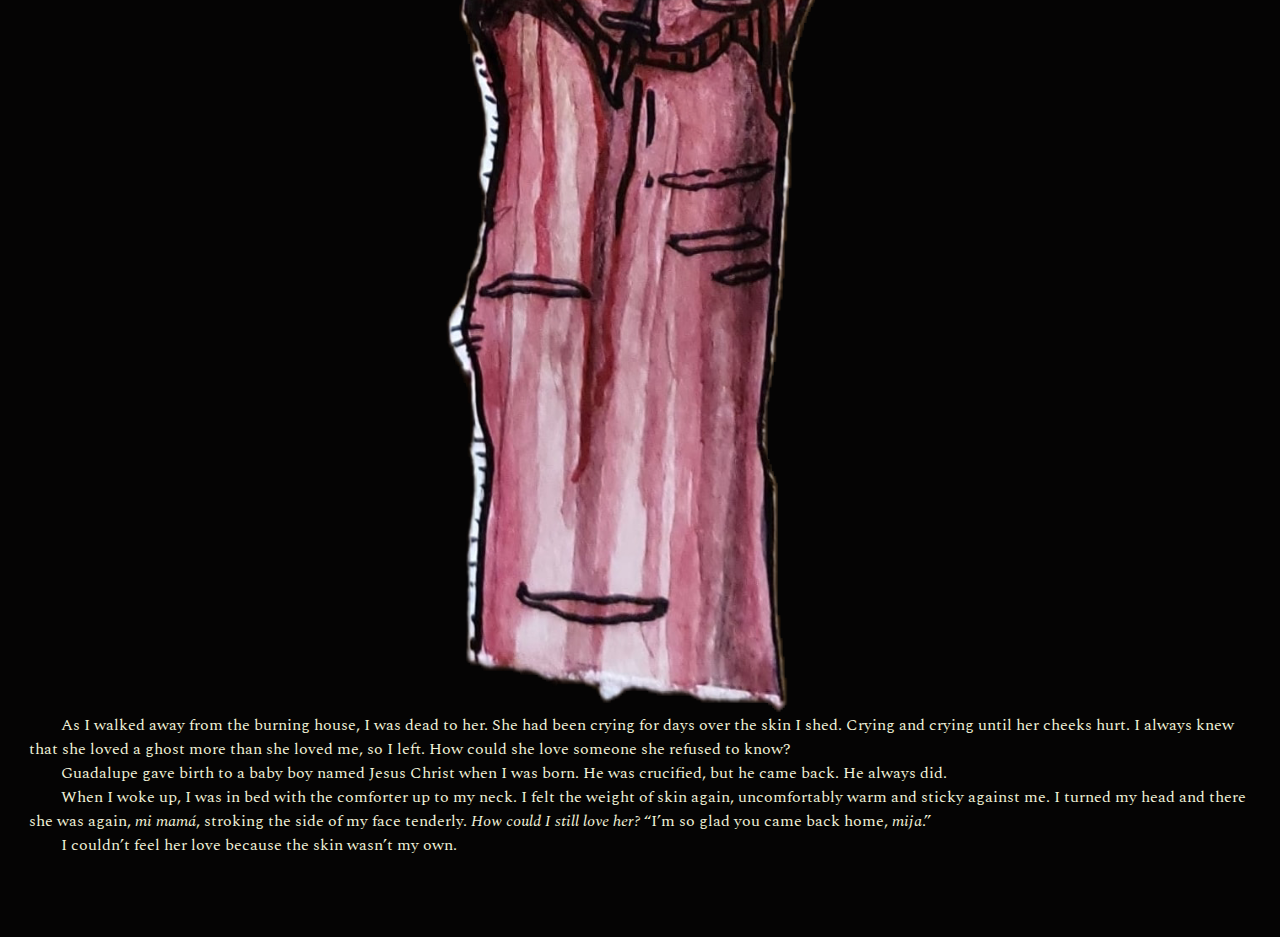
<file: shortstories.html>
<!DOCTYPE html>
<html>
    <head>
        <meta name="viewport" content="width=device-width, initial-scale=1">
        <link rel="stylesheet" type="text/css" href="./general.css">
        <link href='https://fonts.googleapis.com/css?family=Playwrite PE' rel='stylesheet'>
        <link rel="preconnect" href="https://fonts.googleapis.com">
        <link rel="preconnect" href="https://fonts.gstatic.com" crossorigin>
        <link href="https://fonts.googleapis.com/css2?family=Playwrite+HR+Lijeva:wght@100..400&family=Spectral:ital,wght@0,200;0,300;0,400;0,500;0,600;0,700;0,800;1,200;1,300;1,400;1,500;1,600;1,700;1,800&display=swap" rel="stylesheet">
        <script src="./general.js"></script>
    </head>
    <body id="Short Stories" style="background-color: #050404; color: #F2F3D9; font-family: 'Courier New', Courier, monospace;" onload=typeTitle()>
        <div id="navbar" class="sidenav">
            <a href="./index.html"><i class="fa-solid fa-house"></i> Home</a>
            <a href="./art.html"><i class="fa-solid fa-paintbrush"></i> Art</a>
            <a href="./poetry.html"><i class="fa-solid fa-pen-nib"></i> Poetry</a>
            <a href="#" class="active"><i class="fa-solid fa-pen-clip"></i> Short Stories</a>
            <a href="./pendulum.html"><i><i class="fa-solid fa-book-skull"></i> Pendulum</i></a>
        </div>
        <div id="main">
            <span id="0" style="font-size: 30px; cursor: pointer; display: inline;" onclick="opencloseNav()"><span id="sidebutton">&#10002;</span> <h1 style="display: inline;">unfurled</h1></span>
            <div class="firefly"></div>
            <div style="text-align: center;">
            <p style="font-size: large;"><i>the fiber zipper drops, leaving my 
                <span style="color: #AA1D0E; background-color: #F49390; font-weight: bolder;">flesh</span> 
                cut open and bare for the morning birds to eat. </i></p>
            </div>
            <h2 style="text-align: center;"><span id="title"></span><div class="blinkingCursor">|</div></h2>
            <!-- Links to each story: -->
            <a href="#dulces" class="linktopiece">Dulces Sueños</a>

            <h3 id="dulces" class="spectral-regular" style="text-align: center;"><b><i>Dulces Sueños</i></b></h3>
            <div class="story">
                <p>
                &emsp;&emsp;“What’s wrong, <i>cariño</i>? You haven’t touched your food.”<br>
                &emsp;&emsp;I scrunched my nose from the timbre of her voice. It irked me, and I couldn’t place my finger on <i>why</i>. 
                I was supposed to be thankful that it was sweet, that they weren’t beating me up or starving me. Instead, they were feeding me <i>arroz con mole</i> and smiling at me as if I were their daughter. 
                My finger landed on a reason for the irritation: her voice was sickly sweet. I imagined an old witch’s fingers gripping a paper bag tightly, pouring heaps of sugar into a mixing bowl: simply another ingredient in the treats for Hansel and Gretel. 
                In excess, sugar becomes a lure, forcing what was once sweet on the tongue into bitterness. People say you can never be too nice. But there’s a point in which you wonder if the kindness is genuine. If the nice words and gestures are all just part of a mask to obscure something rotting—a corpse beneath the floorboards. 
                Sometimes I can peek underneath as the boards raise themselves, its constructed barebones nature made clear through the rusted nails becoming the teeth of a gaping mouth. 
                Sometimes the facade falls apart on its own through contradiction. “I’m just…not hungry,” I muttered. And it was true. How could I be hungry in this place? In this <i>skin</i>? 
                My stomach panged as if in protest but my tongue held no cravings so I kept it locked up.<br>
                &emsp;&emsp;“Well, you need to eat something,” she started, and I could sense her looking at me, drilling her eyes into the top of my head. “Hmm, or else you’ll die!” She tittered from what she considered to be a joke, but I didn’t. 
                And I didn’t dare look up for fear of catching sight of that demented grin of hers. If only she knew that I was already practically dead.<br>
                &emsp;&emsp;A sequence of three knocks sounded out from the front door. “Ah, I’ll get that.” She got out of her chair and ran to the door.<br>
                &emsp;&emsp;I heard the door creak open followed by a gruff voice. “<i>Señorita</i> Rosa, how is your daughter doing? I heard that she is sick.” <br>
                &emsp;&emsp;“Ay, she won’t eat.” The woman’s voice bore a frustrated tone. <br>
                &emsp;&emsp;I glanced at the peanut gallery surrounding me: a young man in his twenties who sort of had my eyes—almond-shaped and rimmed with long, dark eyelashes; a similarly aged woman who seemed to be his wife by the way she was looking at him every now and then with her hand cupping the side of her face, ring finger encrusted with diamonds; and a middle-aged man who had my bushy eyebrows and long neck. They all donned the same rigid smile, as if it was copied and pasted onto each of their faces. Occasionally, they would look at each other and comment on my appearance. 
                “She’s gaining weight, don’t you think, <i>Papá</i>?” “She looks much better with her hair long. I don’t know why she ever cut it in the first place.” “She’s finally wearing some decent clothes today. None of that tomboy shit.” I grimaced beneath my mask.<br>
                &emsp;&emsp;I heard the man at the door tsk, and could imagine him shaking his head in either disappointment or disapproval. It was probably directed towards me. In my nearly twenty years of existence, it usually was. There was a familiar contour of him in my mind—short and stocky with a jaw that was freshly shaven. He had eyes the color of cinnamon and hair almost black but not quite. It revealed its brown nature under the sun, like the darkest of coffee beans. I knew all this just from the voice, but he was just a stranger too. Catching his aftershave as it wafted across rooms, my nose twitched with irritation. I heard the voices drop to whispers, little rustles at the edge of a forest I was in the middle of. I stretched my ear open, as far as it could go, and made out a few phrases: “I don’t know what happened” and “she used to be so well-behaved.” Their conversation burned a hole in the pit of my stomach, made my eyebrows furrow. What the hell did they know about <i>me</i>? <br>
                &emsp;&emsp;I stayed like this, in this vitriolic state, for who knows how long. <br>
                &emsp;&emsp;<i>I first knew something was wrong with me when I was four. It was the middle of the night, and I was barefoot in the bathroom, my hands entangled beneath the warm tap water as I washed the last of the suds off. As I looked up from the bubbles snaking their way down the sides of the basin and to the drain, I saw my reflection in the mirror contort itself into a smile without my permission. As I slowly stepped backwards, I couldn’t place my finger on what exactly was wrong besides that smile, but she didn’t look like me. </i><br>
                <img src="./sink.jpg" width="50%" style="display: block; margin-left: auto; margin-right: auto;">
                &emsp;&emsp;When I snapped out of it, I noticed that she was sitting beside me again. I noticed from the shape of her legs pressed against the legs of the dining chair next to me. They bounced up and down, but stopped once I showed signs of life. “I was waiting for you to awaken.” She clutched my chin. “Your smile is still drooping. Let me fix that.” Her long, slender fingers reached out to mend the look on my face. Two fingers pulled at either side of my mouth, stretching the skin just enough to form a crescent shape. “There we go,” she hummed. “Now, how do I keep this in place?” The pressure lifted and my lips reestablished its resting frown. She held a finger up and bent her neck just enough so that I could see her maw. A shiver tiptoed its way down my spine and ran its nail along the vertebrae as I locked my gaze onto her grin. There was nothing glaringly off about it. No, it was a typical set of off-white teeth, all aligned and pressed tightly against one another. I watched her pry it open, and saw her tongue move as she spoke. “Wait here. I’ll be right back.” Perhaps it was the normality of it all that made it so disconcerting. Because how could she be so normal, so sickly sweet, so <i>happy</i> when I was in a stranger’s home with people who made me wear a woman’s skin?<br>
                &emsp;&emsp;Sigmund Freud mentioned the German word <i>unheimlich</i> in his writings on the uncanny. The familiar turned unfamiliar. Her, her smile, everything about her was <i>unheimlich</i>.<br>
                &emsp;&emsp;I saw the glint of the knife cutting through the air. I nearly yelped, but I had learned to keep my mouth shut all this time. <br>
                &emsp;&emsp;“Here we go, this’ll fix you right up.” I turned my face away, but she caught it within her tight grip. “Don’t move, <i>mija</i>.” Despite her stern tone, I kept trying to pull my face away. Twisting my neck in vain. <br>   
                &emsp;&emsp;I heard my neck bones crack as she yanked my face in one swift motion. I met her eyes—a deep cacao brown like mine. Yet, they had no hint of warmth in them. Her gaze was icy cold. Her smile remained, however, as if it was a sticker on her face that she wore consistently. “I said, ‘<i>Don’t. Move.</i>’” At that moment, it was as if a cold, bony finger ran down the back of my head and along my spine before nipping at my heels. I was frozen from how sadistic she seemed. Practically inhuman. 
                <img src="./knife.jpg" width="50%" style="display: block; margin-left: auto; margin-right: auto;">
                &emsp;&emsp;I soon felt a burning sensation erupt at the corners of my mouth and it wasn’t long before I could taste the blood pooling on and around my teeth. A few tears escaped from my eyes, warm at the rims. I felt her thumb run across my tear-stained cheeks. “There you go,” she whispered. “Sensitive, just like a girl.” The knife clattered on the dining table, blood splattered all over its blade. It was strange to see my blood on display, like the knife was a menstrual pad soaked in the grisly fluid. I hadn’t had a period in a long time, though, and I didn’t plan on having one ever again. Just the sight of blood clots in my mind reminded me of the sour smell, the intensity of my cramps, and the way it would feel like a flood bursting through a dam. She opened me up again, cut into a vulnerable past I never imagined I’d return to. Back when I hated my body more than anything else in the world. So now, in the chill of the evening with the room dimly lit as the sun was setting just past the windows, she made me hate it again:<br><br>
                &emsp;&emsp;As you soaked up the blood with a cheap tissue, I winced,<br>
                &emsp;&emsp;&emsp;&emsp;<i>Did you think you could ask for repentance by cleaning it up? I’m not convinced</i><br>
                &emsp;&emsp;&emsp;&emsp;<i>that you learned from last time; ghost images of the wounds you gave me remain</i><br>
                &emsp;&emsp;&emsp;&emsp;<i>from the act of you violently cutting against the grain,</i><br>
                &emsp;&emsp;&emsp;&emsp;<i>praying that I would match your telepathic (tele)vision</i><br>
                &emsp;&emsp;and still you are now, to <i>Dios</i> you turned to cover me up with precision.<br>
                &emsp;&emsp;With a knife you carved your idea of happiness from ear to ear<br>
                &emsp;&emsp;before lowering a candle into the hollow cavity you scooped out, holding dear<br>
                &emsp;&emsp;the assumption that it would warm and illuminate, rather than melt me down<br>
                &emsp;&emsp;into an unrecognizable form, a crumpled hospital gown.<br><br>
                &emsp;&emsp;A tube of concealer, mascara wand, blush palette, and tube of lipstick<br>
                &emsp;&emsp;were all you needed to churn me sick:<br>
                &emsp;&emsp;&emsp;&emsp;Was it your intention to paint me in the style of Picasso and leave me distorted?<br>
                &emsp;&emsp;&emsp;&emsp;I was thwarted,<br><br>
                &emsp;&emsp;so once she turned her back to me, I dug my nails into the soft flesh above me and scratched, scratched, <i>scratched</i> until I could no longer feel its weight. It felt like summer of ‘23 when I decided that life was no longer worth living and I sliced myself open just for the EMTs to take me away, revive me, and shove me into a psychiatric facility to teach me some semblance of meaning. Or so they thought. All that did was make me realize that I didn’t want to slip up next time. No way was I ever going back to that facility—that gloomy place of pale blue gowns, yellow grippy socks, underseasoned bland food, and a whopping medical debt. It was life or death. No more in-betweens.<br>
                &emsp;&emsp;<i>“</i>Mija<i>, I need your help with dinner.” She knocked on the door a few times before growing irritated. “I know you’re in there. Open up, Guadalupe. </i>Ándale<i>.”</i><br>
                &emsp;&emsp;<i>A minute passed. I heard her foot tap impatiently and even saw its hyper silhouette dance across the threshold. Because of this, there was an inconsistency in how the light peeked through the gap below the door. It flickered across my face like strobe lights in a rave, only less harsh. </i><br>
                &emsp;&emsp;<i>“</i>Ay, en serio, Lupe—<i>” She pushed my bedroom door open &#40;</i>god dammit, I forgot to lock it<i>&#41;, only to find my limp body on the carpet, sprawled out like Jesus on the cross. My wrists were facing the ceiling, evidence of the crucifixion leaking out in the form of a dark crimson liquid. She gasped and collapsed to the floor beside me. “Oh God, oh God. </i>
                Dios mio, por favor no te lleves a mi hija<i>.” I felt a fractal of guilt erupt across my belly as I heard her weep beside me. She fumbled for the phone in her pocket—an old Nokia she bought a decade ago—and dialed 911. Her pleas for help were bubbled up in snot, a funny contrast to the calm demeanor of the operator on the other end saying, “Ma'am, take a few deep breaths and stay with me.”</i><br>
                &emsp;&emsp;She was crying again as she held my wrist. “Why do you keep doing this to me?”<br><br>
                &emsp;&emsp;My fingers had burst through the leather, blood-soaked and g(r)asping for air.<br>
                &emsp;&emsp;I had finally given in and painted my nails red like the girls she always compared me to:<br>
                &emsp;&emsp;&emsp;&emsp;those <i>niñas</i> inhaling acetone as they brushed another thin rose coat on,<br>
                &emsp;&emsp;&emsp;&emsp;bonding with their <i>mamás</i> as they picked out dresses from pinterest they liked,<br>
                &emsp;&emsp;&emsp;&emsp;stealing lipstick from the bedroom down the hall<br>
                &emsp;&emsp;&emsp;&emsp;to see how it looked on their own faces,<br>
                &emsp;&emsp;&emsp;&emsp;with oversized high heels on their feet to bring them eye to eye with the <i>mujeres</i>.<br>
                &emsp;&emsp;She can’t say I never tried, <i>porque</i><br>
                &emsp;&emsp;&emsp;&emsp;<i>yo le di una hija, una Guadalupe muerta.</i>
                <img src="./bloodyhands.png" width="50%" style="display: block; margin-left: auto; margin-right: auto;">
                &emsp;&emsp;As I walked away from the burning house, I was dead to her. She had been crying for days over the skin I shed. Crying and crying until her cheeks hurt. I always knew that she loved a ghost more than she loved me, so I left. How could she love someone she refused to know?<br>
                &emsp;&emsp;Guadalupe gave birth to a baby boy named Jesus Christ when I was born. He was crucified, but he came back. He always did.<br>
                &emsp;&emsp;When I woke up, I was in bed with the comforter up to my neck. I felt the weight of skin again, uncomfortably warm and sticky against me. I turned my head and there she was again, <i>mi mamá</i>, stroking the side of my face tenderly. 
                <i>How could I still love her?</i> “I’m so glad you came back home, <i>mija</i>.” <br>
                &emsp;&emsp;I couldn’t feel her love because the skin wasn’t my own.
                </p>
            </div>
            <footer>
                <a href="https://www.instagram.com/roshanishrestha5/" target="_blank"><i class="fa-brands fa-instagram"></i></a>
                <a href="https://github.com/RoshaniS5" target="_blank"><i class="fa-brands fa-github"></i></a>
                <a href="https://roshanis.itch.io/" target="_blank"><i class="fa-brands fa-itch-io"></i></a>
                <!-- <a href="https://www.redbubble.com/people/zanyzombicorn/shop?anchor=profile&asc=u" target="_blank"><img src="./redbubble_icon.png" width="5px"></a> -->
                <a href="https://www.linkedin.com/in/roshani-shrestha-2ba99b1b1/" target="_blank"><i class="fa-brands fa-linkedin"></i></a>
                <a href="mailto:roshanishrestha983@gmail.com" target="_blank"><i class="fa-solid fa-envelope"></i></a>
            </footer>
        </div>
    </body>         
</html>
</file>
<file: general.css>
/* Made with the help/tutorials from the following sites (as well as some code):
    https://www.w3schools.com/
    https://developer.mozilla.org/en-US/
*/

body {
    background-color: #050404;
    transition: background-color 0.5s;
}

/* body::selection {
    background-color: #893168;
    color: #f2f3d9;
} */

footer {
    background-color: #2e1c2b;
    position: fixed;
    left: 0;
    bottom: 0;
    width: 100%;
    color: #f2f3d9;
    text-align: center;
    font-size: 25px;
    padding-top: 5px;
    padding-bottom: 5px;
}

footer a {
    color: #f2f3d9;
    transition: 0.3s ease-in-out;
}

footer a:hover {
    color: #893168;
    opacity: 80%;
    cursor: pointer;
}

footer a:active {
    opacity: 90%;
    filter: invert(0.8);
}

.sidenav {
    height: 100%;
    width: 0;
    position: fixed;
    z-index: 2;
    top: 0;
    left: 0;
    background-color: #2e1c2b;
    overflow-x: hidden;
    transition: 0.5s;
    padding-top: 60px;
}

.sidenav a {
    padding: 8px 8px 8px 32px;
    text-decoration: none;
    font-size: 25px;
    color: #893168;
    display: block;
    transition: 0.3s ease-in-out;
}

.sidenav a.active {
    background-color: #f2f3d9;
    color: #893168;
}

.sidenav a.active:hover {
    color: #2e1c2b;
}

.sidenav a:hover {
    color: #f2f3d9;
}

#main {
    transition: margin-left .5s;
    padding: 16px;
}

@media screen and (max-height: 450px) {
    .sidenav {padding-top: 15px;}
    .sidenav a {font-size: 18px;}
}

.flex-container {
    display: flex;
    flex-wrap: nowrap;
    background-color: rgba(0,0,0,0);
    align-items: start;
}

.flex-container > div {
    border-width: 2px; 
    border-style: dashed;  
    width: 50%;
    margin: 10px;
    padding: 1%;
    opacity: 75%;
    transition: 0.4s ease-in-out;
}

.flex-container > div:hover {
    opacity: 100%;
    filter: invert(1);
    transform: scale(1.03,1.03);
    transition-delay: 2s ease-in-out;
}

h1 {
    padding-left: 40%;
    text-align: center;
    font-size: 30px;
    transition: 0.2s ease-in-out;
}

h1:hover {
    filter: drop-shadow(10px 16px 2px #0094c6);
}

h2 {
    height: 40px;
    margin-left: 25%;
    margin-right: 25%;
    padding-top: 10px;
    padding-bottom: 10px;
    border-radius: 5px;
    border-style: double;
    border-width: 5px;
    border-color: #4a1942;
    background-color: #f2f3d9;
    color: #4a1942;
    font-size: 30px;
    transition: 0.4s ease-in-out;
    animation: fadeIn 3s;
}

/* Written with the help of: 
https://blog.hubspot.com/website/css-fade-in#text-transition */
@keyframes fadeIn {
    0% {
        opacity: 0%;
        background-color: #4a1942;
        color: #f2f3d9;
        border-style: dashed;
        border-color: #f2f3d9;
    }
    100% {
        opacity: 100%;
        background-color: #f2f3d9;
        color: #4a1942;
        border-style: double;
        border-color: #4a1942;
    }
}

h2:hover {
    opacity: 80%;
    background-color: #4a1942;
    color: #f2f3d9;
    border-style: dashed;
    border-color: #f2f3d9;
    transform: scale(1.03,1.03);
    filter: drop-shadow(10px 16px 5px #f2f3d9);
    transition-delay: 2s ease-in-out;
}

.blinkingCursor {
    display: inline;
    animation: blinkCursor 0.50s infinite;
}

@keyframes blinkCursor {
    0% {
        opacity: 100%;
    }
    100% {
        opacity: 0%;
    }
}

.center {
    display: block;
    margin-left: auto;
    margin-right: auto;
}

#sidebutton:hover {
    color: #893168;
    opacity: 80%;
    filter: drop-shadow(0px 0px 5px #f2f3d9);
    transform: scale(1.03,1.03);
    transition-delay: 2s ease-in-out;
}

.firefly {
    width: 5px;
    height: 5px;
    background-color: #FFBF00;
    opacity: 90%;
    border-radius: 50%;
    z-index: 1;
    box-shadow: 0 0 10px 10px rgb(233, 154, 16);
    animation: fly 8s infinite ease-in-out;
    animation-direction: alternate;
    offset-path: ellipse(150px 50px at 50% 40px);
    offset-distance: 10%;
}

@keyframes fly {
    0% {
        offset-distance: 0%;
    }
    100% {
        offset-distance: 110%;
    }
}

/* Got from https://www.w3schools.com/howto/tryit.asp?filename=tryhow_js_image_grid */
.row {
    display: -ms-flexbox; /* IE 10 */
    display: flex;
    -ms-flex-wrap: wrap; /* IE 10 */
    flex-wrap: wrap;
    padding: 0 4px;
    box-sizing: border-box;
}

/* Create two equal columns that sits next to each other */
.column {
    -ms-flex: 50%; /* IE 10 */
    flex: 50%;
    padding: 0 4px;
    box-sizing: border-box;
}

.column img {
    margin-top: 8px;
    vertical-align: middle;
    box-sizing: border-box;
    cursor: pointer;
}

.overlay {
    display: none;
    position: fixed;
    width: 100%;
    height: 100%;
    background-color: rgba(0,0,0,0.75);
    z-index: 20;
    top: 0;
    bottom: 0;
    left: 0;
    right: 0;
}

.closeButton {
    position: fixed; 
    top: 10px; 
    right: 10px; 
    display: none; 
    font-size: 25px;  
    z-index: 21;
}

.closeButton:hover {
    cursor: pointer;
    opacity: 75%;
}

#next {
    display: inline;
    position: fixed;
    margin-left: 8px;
    margin-top: 130px;
    font-size: 25px;
}

#next:hover {
    opacity: 75%;
    cursor: pointer;
}

.imgrotation {
    height: 50%;
    margin-left: 50%;
}

.spectral-regular {
    font-family: "Spectral", serif;
    font-weight: 400;
    font-style: normal;
}

.poem {
    text-align: left;
    position: absolute;
    margin-left: 5%;
    padding-bottom: 40px;
    font-family: "Spectral", serif;
    font-weight: 400;
    font-style: normal;
}

.linktopiece {
    display: block;
    text-align: center;
    margin-left: 25%;
    margin-right: 25%;
    text-decoration: none;
    font-family: "Spectral", serif;
    font-weight: 400;
    font-style: normal;
    color: #f2f3d9;
    background-color: #4a1942;
    transition: 0.4s ease-in-out;
}

.linktopiece:hover {
    color: #893168;
    background-color: #f2f3d9;
}

.story {
    margin-left: 5px;
    margin-right: 5px;
    padding-bottom: 40px;
    text-align: left;
    font-family: "Spectral", serif;
    font-weight: 400;
    font-style: normal;
}

.sublink {
    display: block;
    text-align: center;
    margin-left: 25%;
    margin-right: 25%;
    text-decoration: none;
    font-family: "Spectral", serif;
    font-weight: 400;
    font-style: normal;
    color: #f2f3d9;
    transition: 0.4s ease-in-out;
}

.sublink:hover {
    color: #893168;
}

.chapter {
    margin-left: 5px;
    margin-right: 5px;
    padding-bottom: 150px;
    text-align: left;
    font-family: "Spectral", serif;
    font-weight: 400;
    font-style: normal;
    font-size: 16px;
}
</file>
